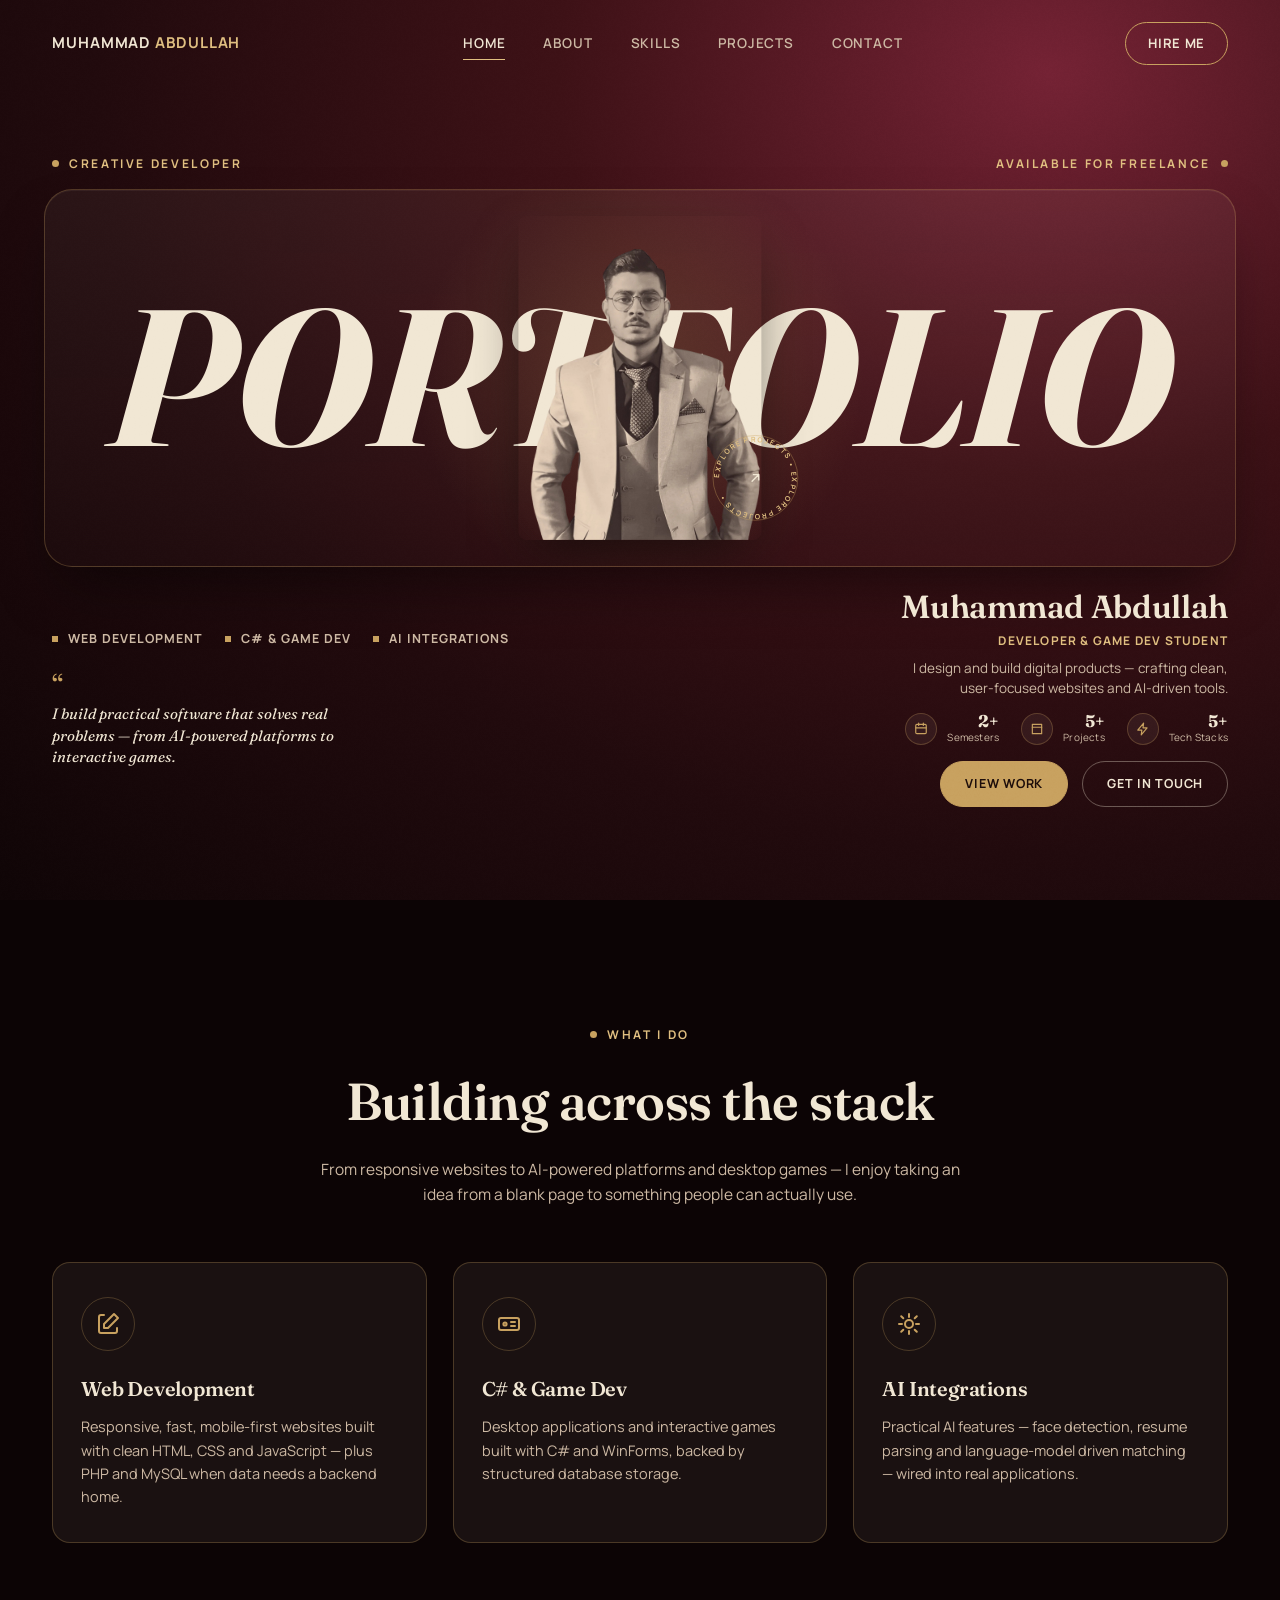
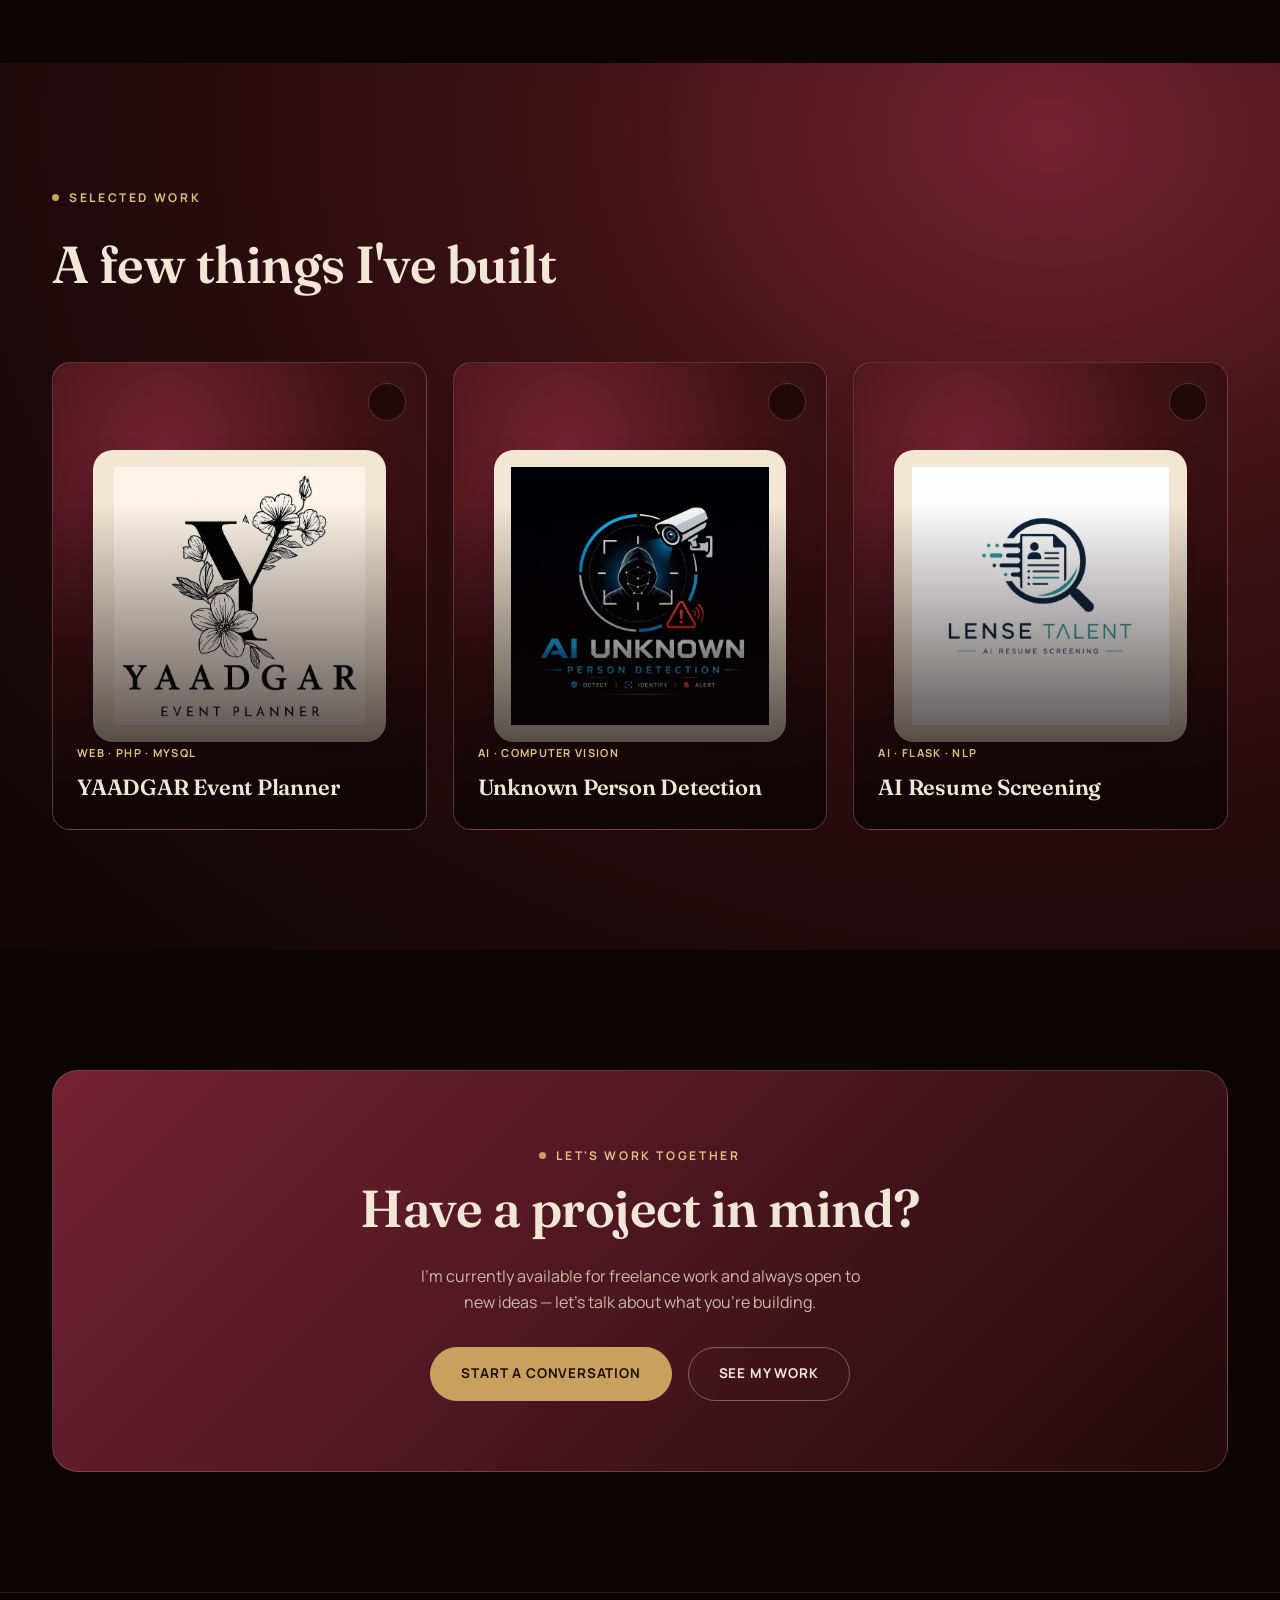
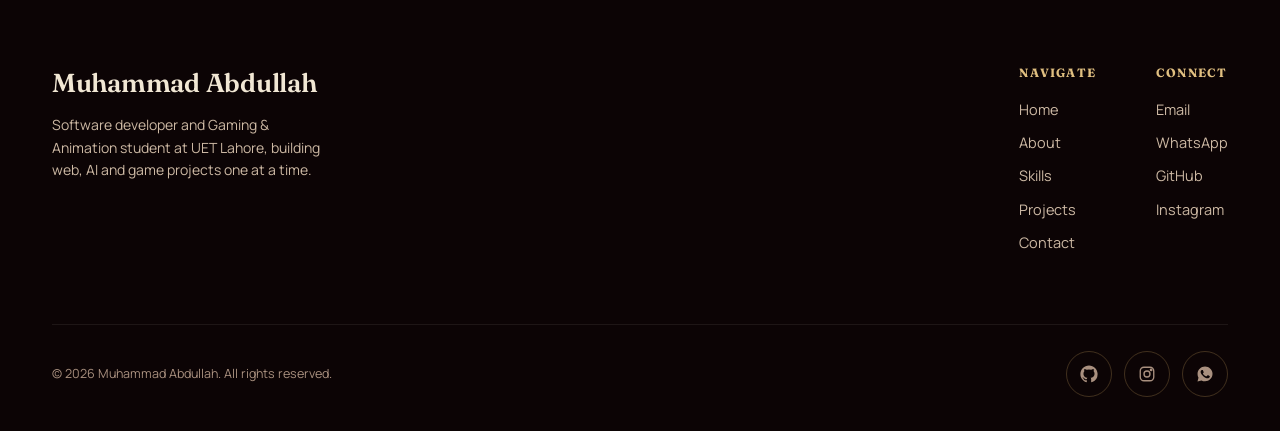
<file: index.html>
<!DOCTYPE html>
<html lang="en">

<head>
    <meta charset="UTF-8">
    <meta name="viewport" content="width=device-width, initial-scale=1.0">
    <title>Muhammad Abdullah — Software Developer</title>
    <meta name="description" content="Portfolio of Muhammad Abdullah, a software developer and Gaming and Animation student building web platforms, AI tools, and games.">
    <link rel="icon" type="image/svg+xml" href="assets/img/favicon.svg">
    <link rel="stylesheet" href="css/style.css">
</head>

<body>
    <div class="grain"></div>

    <nav class="site-nav">
        <div class="wrap nav-inner">
            <a href="index.html" class="logo-mark">
                <span class="logo-text">Muhammad <span>Abdullah</span></span>
            </a>
            <div class="nav-links">
                <a href="index.html">Home</a>
                <a href="about.html">About</a>
                <a href="skills.html">Skills</a>
                <a href="projects.html">Projects</a>
                <a href="contact.html">Contact</a>
            </div>
            <a href="contact.html" class="nav-cta">Hire Me</a>
            <button class="burger" aria-label="Open menu"><span></span><span></span><span></span></button>
        </div>
    </nav>

    <div class="mobile-menu">
        <a href="index.html">Home</a>
        <a href="about.html">About</a>
        <a href="skills.html">Skills</a>
        <a href="projects.html">Projects</a>
        <a href="contact.html">Contact</a>
    </div>

    <section class="hero bg-maroon">
      <div class="hero-scale-outer" id="heroScaleOuter">
        <div class="hero-scale" id="heroScale">
        <div class="wrap hero-top-row">
            <span class="eyebrow">Creative Developer</span>
            <span class="eyebrow dot-right">Available for Freelance</span>
        </div>

        <div class="hero-frame-outer">
            <div class="hero-frame reveal" id="heroFrame">
                <span class="skill-chip chip-1"><svg viewBox="0 0 24 24" fill="none" stroke="currentColor" stroke-width="2" stroke-linecap="round" stroke-linejoin="round"><path d="M9.5 2a5.5 5.5 0 0 0-3 10.1c.3.2.5.6.5 1v1.4a1.5 1.5 0 0 0 1.5 1.5h3a1.5 1.5 0 0 0 1.5-1.5v-1.4c0-.4.2-.8.5-1A5.5 5.5 0 0 0 9.5 2Z"></path><path d="M8 19h3M9.5 22v-3"></path></svg>Creative Thinking</span>
                <span class="skill-chip chip-2"><svg viewBox="0 0 24 24" fill="none" stroke="currentColor" stroke-width="2" stroke-linecap="round" stroke-linejoin="round"><path d="M8 6h13M8 12h13M8 18h13M3 6h.01M3 12h.01M3 18h.01"></path></svg>Problem Solving</span>
                <span class="skill-chip chip-3"><svg viewBox="0 0 24 24" fill="none" stroke="currentColor" stroke-width="2" stroke-linecap="round" stroke-linejoin="round"><path d="M12 20v-6M6 9V7a6 6 0 0 1 12 0v2M4 9h16M6 9v6a6 6 0 0 0 12 0V9M2 12h4M18 12h4M4 16l-2 2M20 16l2 2M4 6l-2-2M20 6l2-2"></path></svg>Debugging</span>
                <span class="skill-chip chip-4">Clean Code</span>
                <span class="skill-chip chip-5">AI Integrations</span>

                <div class="hero-title-wrap">
                    <h1 class="hero-giant" id="heroGiant">PORTFOLIO</h1>
                    <div class="hero-photo-center" id="tiltPhoto">
                        <div class="hero-photo-frame">
                            <img src="assets/img/profile/me-duotone.png" alt="Portrait of Muhammad Abdullah">
                        </div>
                        <div class="badge-ring">
                            <svg viewBox="0 0 112 112">
            <defs><path id="ringPathHome" d="M 56,56 m -46,0 a 46,46 0 1,1 92,0 a 46,46 0 1,1 -92,0"/></defs>
            <g class="badge-spin">
              <circle cx="56" cy="56" r="54" fill="none" stroke="rgba(200,161,95,0.45)" stroke-width="1"></circle>
              <text font-size="9" fill="#e0bf80" letter-spacing="2" font-family="Manrope, sans-serif" font-weight="700">
                <textPath href="#ringPathHome">EXPLORE PROJECTS &#8226; EXPLORE PROJECTS &#8226; </textPath>
              </text>
            </g>
          </svg>
                            <a href="projects.html" class="ring-center" aria-label="Explore projects">
                                <svg viewBox="0 0 24 24" fill="none" stroke="#f1e7d4" stroke-width="2" stroke-linecap="round" stroke-linejoin="round"><path d="M7 17L17 7M9 7h8v8"></path></svg>
                            </a>
                        </div>
                    </div>
                </div>
            </div>
        </div>

        <div class="wrap hero-body">
            <div class="hero-col-left reveal">
                <ul class="cat-list">
                    <li>Web Development</li>
                    <li>C# &amp; Game Dev</li>
                    <li>AI Integrations</li>
                </ul>
                <div class="quote-block">
                    <div class="quote-mark">&ldquo;</div>
                    <p>I build practical software that solves real problems — from AI-powered platforms to interactive games.</p>
                </div>
            </div>

            <div class="hero-col-right reveal reveal-delay-2">
                <h2 class="hero-name">Muhammad Abdullah</h2>
                <div class="hero-role">Developer &amp; Game Dev Student</div>
                <p class="hero-blurb">I design and build digital products — crafting clean, user-focused websites and AI-driven tools.</p>

                <div class="stat-row">
                    <div class="stat-item">
                        <div class="stat-icon"><svg viewBox="0 0 24 24" fill="none" stroke="currentColor" stroke-width="2" stroke-linecap="round" stroke-linejoin="round"><rect x="3" y="4" width="18" height="16" rx="2"></rect><path d="M8 2v4M16 2v4M3 10h18"></path></svg></div>
                        <div>
                            <div class="stat-num">2+</div>
                            <div class="stat-label">Semesters</div>
                        </div>
                    </div>
                    <div class="stat-item">
                        <div class="stat-icon"><svg viewBox="0 0 24 24" fill="none" stroke="currentColor" stroke-width="2" stroke-linecap="round" stroke-linejoin="round"><path d="M4 4h16v16H4z"></path><path d="M4 9h16"></path></svg></div>
                        <div>
                            <div class="stat-num">5+</div>
                            <div class="stat-label">Projects</div>
                        </div>
                    </div>
                    <div class="stat-item">
                        <div class="stat-icon"><svg viewBox="0 0 24 24" fill="none" stroke="currentColor" stroke-width="2" stroke-linecap="round" stroke-linejoin="round"><path d="M13 2L3 14h7l-1 8 10-12h-7l1-8z"></path></svg></div>
                        <div>
                            <div class="stat-num">5+</div>
                            <div class="stat-label">Tech Stacks</div>
                        </div>
                    </div>
                </div>

                <div class="hero-cta-row">
                    <a href="projects.html" class="btn btn-primary">View Work</a>
                    <a href="contact.html" class="btn btn-outline">Get in Touch</a>
                </div>
            </div>
        </div>

        </div>
      </div>
    </section>

    <section class="section-pad bg-void">
        <div class="wrap">
            <div class="section-head center reveal">
                <span class="eyebrow">What I Do</span>
                <h2>Building across the stack</h2>
                <p>From responsive websites to AI-powered platforms and desktop games — I enjoy taking an idea from a blank page to something people can actually use.</p>
            </div>
            <div class="icon-card-grid">
                <div class="icon-card reveal">
                    <div class="ic"><svg viewBox="0 0 24 24" fill="none" stroke="currentColor" stroke-width="2" stroke-linecap="round" stroke-linejoin="round"><path d="M8 3H5a2 2 0 0 0-2 2v14a2 2 0 0 0 2 2h14a2 2 0 0 0 2-2v-3"></path><path d="M18 2l4 4-10 10H8v-4z"></path></svg></div>
                    <h3>Web Development</h3>
                    <p>Responsive, fast, mobile-first websites built with clean HTML, CSS and JavaScript — plus PHP and MySQL when data needs a backend home.</p>
                </div>
                <div class="icon-card reveal reveal-delay-1">
                    <div class="ic"><svg viewBox="0 0 24 24" fill="none" stroke="currentColor" stroke-width="2" stroke-linecap="round" stroke-linejoin="round"><rect x="2" y="6" width="20" height="12" rx="2"></rect><circle cx="8" cy="12" r="1.6"></circle><path d="M14 10h4M14 14h4"></path></svg></div>
                    <h3>C# &amp; Game Dev</h3>
                    <p>Desktop applications and interactive games built with C# and WinForms, backed by structured database storage.</p>
                </div>
                <div class="icon-card reveal reveal-delay-2">
                    <div class="ic"><svg viewBox="0 0 24 24" fill="none" stroke="currentColor" stroke-width="2" stroke-linecap="round" stroke-linejoin="round"><circle cx="12" cy="12" r="4"></circle><path d="M12 2v3M12 19v3M4.2 4.2l2.1 2.1M17.7 17.7l2.1 2.1M2 12h3M19 12h3M4.2 19.8l2.1-2.1M17.7 6.3l2.1-2.1"></path></svg></div>
                    <h3>AI Integrations</h3>
                    <p>Practical AI features — face detection, resume parsing and language-model driven matching — wired into real applications.</p>
                </div>
            </div>
        </div>
    </section>

    <section class="section-pad bg-maroon">
        <div class="wrap">
            <div class="section-head reveal">
                <span class="eyebrow">Selected Work</span>
                <h2>A few things I've built</h2>
            </div>
            <div class="preview-grid">
                <a href="projects.html#yaadgar" class="preview-card logo-card reveal">
                    <div class="logo-tile"><img src="assets/img/logos/yaadgar.webp" alt="YAADGAR Event Planner logo"></div>
                    <div class="pc-arrow"><svg viewBox="0 0 24 24" fill="none" stroke="#1c0d0a" stroke-width="2" stroke-linecap="round" stroke-linejoin="round"><path d="M7 17L17 7M9 7h8v8"></path></svg></div>
                    <div class="pc-overlay"><span class="pc-tag">Web &middot; PHP &middot; MySQL</span>
                        <h3>YAADGAR Event Planner</h3>
                    </div>
                </a>
                <a href="projects.html#sentinel" class="preview-card logo-card reveal reveal-delay-1">
                    <div class="logo-tile"><img src="assets/img/logos/sentinel.webp" alt="AI Unknown Person Detection System logo"></div>
                    <div class="pc-arrow"><svg viewBox="0 0 24 24" fill="none" stroke="#1c0d0a" stroke-width="2" stroke-linecap="round" stroke-linejoin="round"><path d="M7 17L17 7M9 7h8v8"></path></svg></div>
                    <div class="pc-overlay"><span class="pc-tag">AI &middot; Computer Vision</span>
                        <h3>Unknown Person Detection</h3>
                    </div>
                </a>
                <a href="projects.html#resume" class="preview-card logo-card reveal reveal-delay-2">
                    <div class="logo-tile"><img src="assets/img/logos/resume.webp" alt="Lense Talent AI Resume Screening logo"></div>
                    <div class="pc-arrow"><svg viewBox="0 0 24 24" fill="none" stroke="#1c0d0a" stroke-width="2" stroke-linecap="round" stroke-linejoin="round"><path d="M7 17L17 7M9 7h8v8"></path></svg></div>
                    <div class="pc-overlay"><span class="pc-tag">AI &middot; Flask &middot; NLP</span>
                        <h3>AI Resume Screening</h3>
                    </div>
                </a>
            </div>
        </div>
    </section>

    <section class="section-pad bg-void">
        <div class="wrap">
            <div class="cta-band reveal">
                <span class="eyebrow" style="justify-content:center;">Let's Work Together</span>
                <h2>Have a project in mind?</h2>
                <p>I'm currently available for freelance work and always open to new ideas — let's talk about what you're building.</p>
                <div class="btn-row">
                    <a href="contact.html" class="btn btn-primary">Start a Conversation</a>
                    <a href="projects.html" class="btn btn-outline">See My Work</a>
                </div>
            </div>
        </div>
    </section>

    <footer class="site-footer bg-void">
        <div class="wrap">
            <div class="footer-top">
                <div class="footer-brand">
                    <h3>Muhammad Abdullah</h3>
                    <p>Software developer and Gaming & Animation student at UET Lahore, building web, AI and game projects one at a time.</p>
                </div>
                <div class="footer-links">
                    <div class="footer-col">
                        <h4>Navigate</h4>
                        <a href="index.html">Home</a>
                        <a href="about.html">About</a>
                        <a href="skills.html">Skills</a>
                        <a href="projects.html">Projects</a>
                        <a href="contact.html">Contact</a>
                    </div>
                    <div class="footer-col">
                        <h4>Connect</h4>
                        <a href="mailto:abdullah.sheikh6471468@gmail.com">Email</a>
                        <a href="https://wa.me/923330480775" target="_blank" rel="noopener">WhatsApp</a>
                        <a href="https://github.com/abdullahsheikh6471468-byte" target="_blank" rel="noopener">GitHub</a>
                        <a href="https://www.instagram.com/abdullah._.sheikh11/" target="_blank" rel="noopener">Instagram</a>
                    </div>
                </div>
            </div>
            <div class="footer-bottom">
                <span>&copy; 2026 Muhammad Abdullah. All rights reserved.</span>
                <div class="footer-socials">
                    <a class="soc-btn" href="https://github.com/abdullahsheikh6471468-byte" target="_blank" rel="noopener" aria-label="GitHub"><svg viewBox="0 0 24 24" fill="currentColor"><path d="M12 .5C5.73.5.5 5.73.5 12c0 5.08 3.29 9.39 7.86 10.91.57.1.78-.25.78-.55 0-.27-.01-1.17-.02-2.12-3.2.7-3.88-1.36-3.88-1.36-.52-1.33-1.28-1.68-1.28-1.68-1.04-.71.08-.7.08-.7 1.15.08 1.76 1.18 1.76 1.18 1.03 1.75 2.7 1.25 3.36.95.1-.75.4-1.25.72-1.54-2.56-.29-5.25-1.28-5.25-5.7 0-1.26.45-2.29 1.18-3.1-.12-.29-.51-1.46.11-3.05 0 0 .97-.31 3.18 1.18a11 11 0 0 1 5.79 0c2.2-1.49 3.17-1.18 3.17-1.18.63 1.59.24 2.76.12 3.05.74.81 1.18 1.84 1.18 3.1 0 4.43-2.7 5.41-5.27 5.69.41.36.78 1.07.78 2.16 0 1.56-.01 2.82-.01 3.2 0 .3.2.66.79.55A11.5 11.5 0 0 0 23.5 12C23.5 5.73 18.27.5 12 .5z"></path></svg></a>
                    <a class="soc-btn" href="https://www.instagram.com/abdullah._.sheikh11/" target="_blank" rel="noopener" aria-label="Instagram"><svg viewBox="0 0 24 24" fill="none" stroke="currentColor" stroke-width="1.8"><rect x="3" y="3" width="18" height="18" rx="5"></rect><circle cx="12" cy="12" r="4"></circle><circle cx="17.5" cy="6.5" r="1"></circle></svg></a>
                    <a class="soc-btn" href="https://wa.me/923330480775" target="_blank" rel="noopener" aria-label="WhatsApp"><svg viewBox="0 0 24 24" fill="currentColor"><path d="M12.04 2c-5.5 0-10 4.5-10 10 0 1.77.46 3.43 1.26 4.87L2 22l5.3-1.4a10 10 0 0 0 4.74 1.2h.01c5.5 0 10-4.5 10-10s-4.5-9.8-10.01-9.8zm5.86 14.2c-.25.7-1.45 1.35-2 1.44-.5.08-1.14.1-1.84-.12-.42-.13-.97-.32-1.67-.62-2.94-1.27-4.86-4.24-5-4.44-.15-.2-1.2-1.6-1.2-3.04 0-1.45.76-2.16 1.03-2.45.27-.3.6-.37.8-.37h.58c.18 0 .43-.07.67.51.25.6.85 2.08.92 2.23.08.15.13.33.02.53-.1.2-.16.33-.3.5-.16.2-.32.44-.46.6-.15.15-.3.32-.13.62.17.3.78 1.28 1.67 2.07 1.15 1.02 2.13 1.34 2.44 1.49.3.15.48.13.66-.07.2-.2.8-.9 1.02-1.22.2-.3.42-.25.7-.15.28.1 1.76.83 2.06.98.3.15.5.22.57.35.08.13.08.75-.17 1.45z"></path></svg></a>
                </div>
            </div>
        </div>
    </footer>

    <script src="js/main.js"></script>
</body>

</html>
</file>
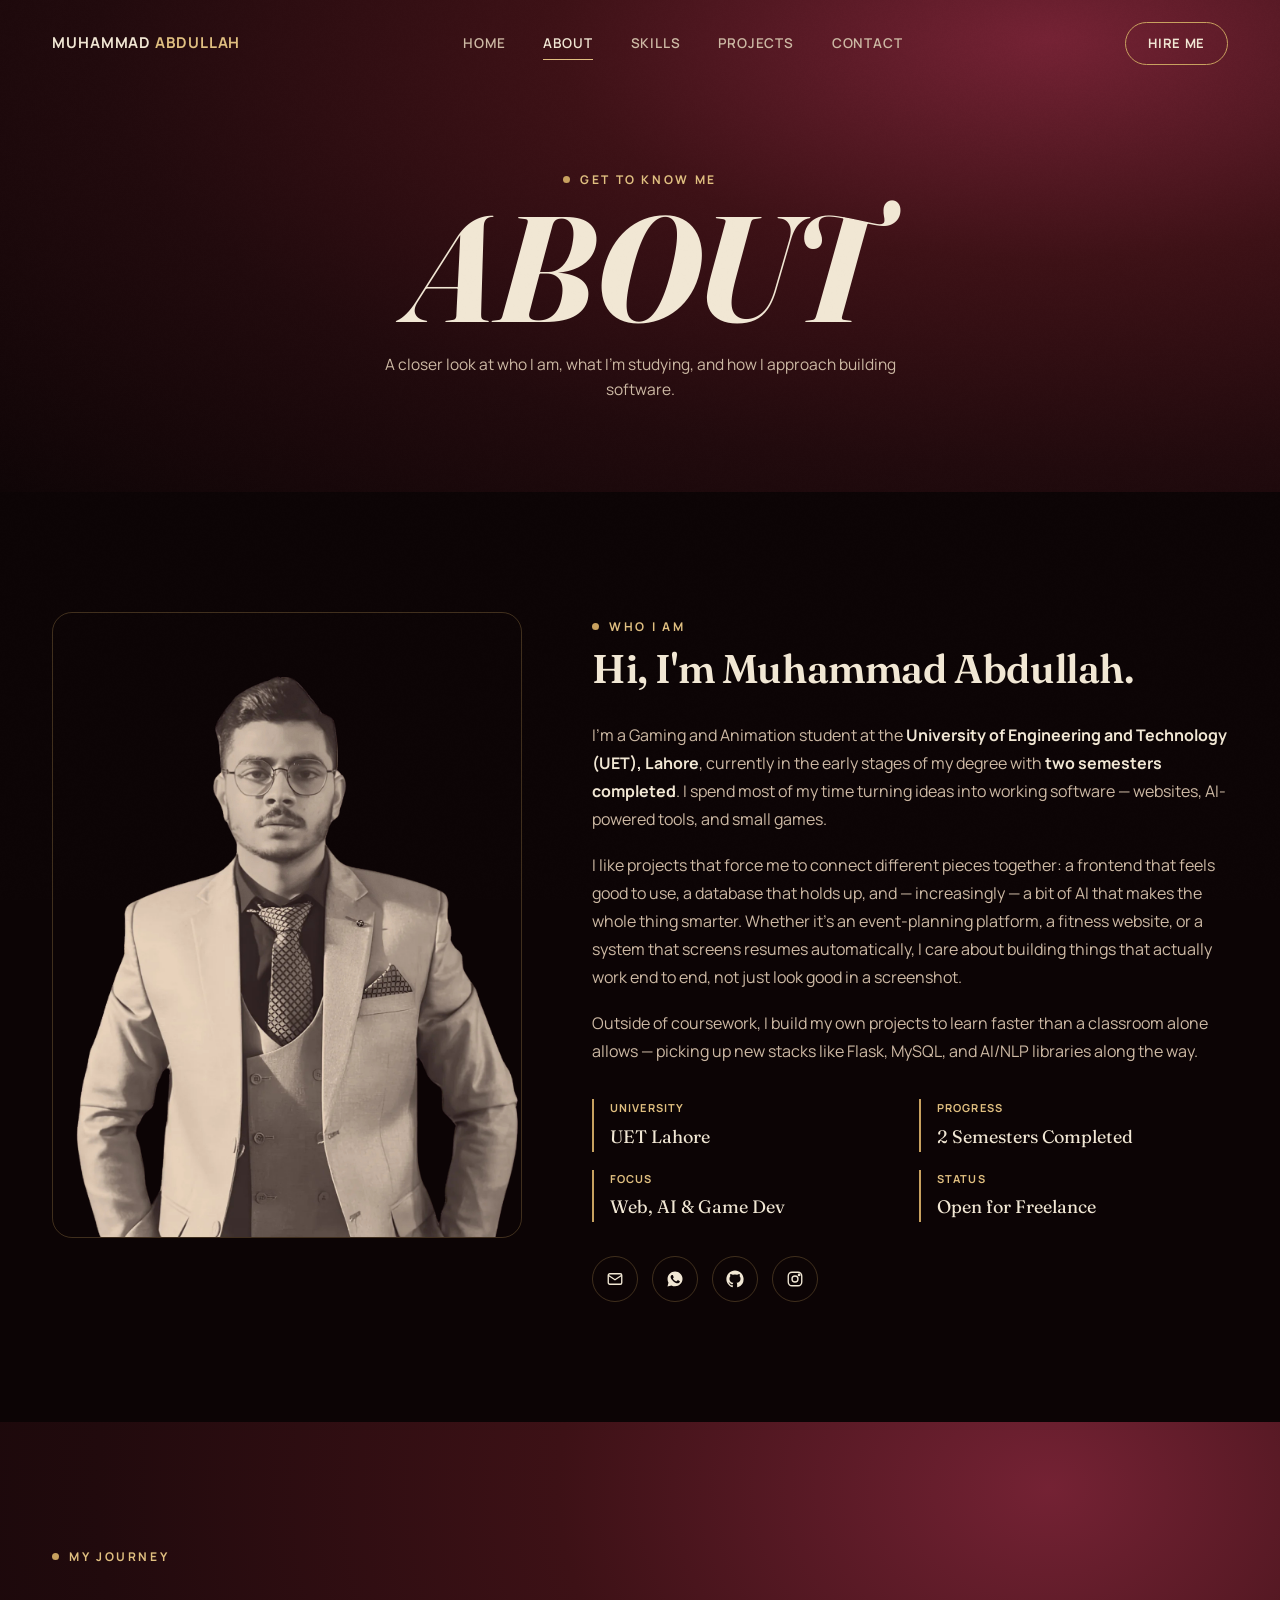
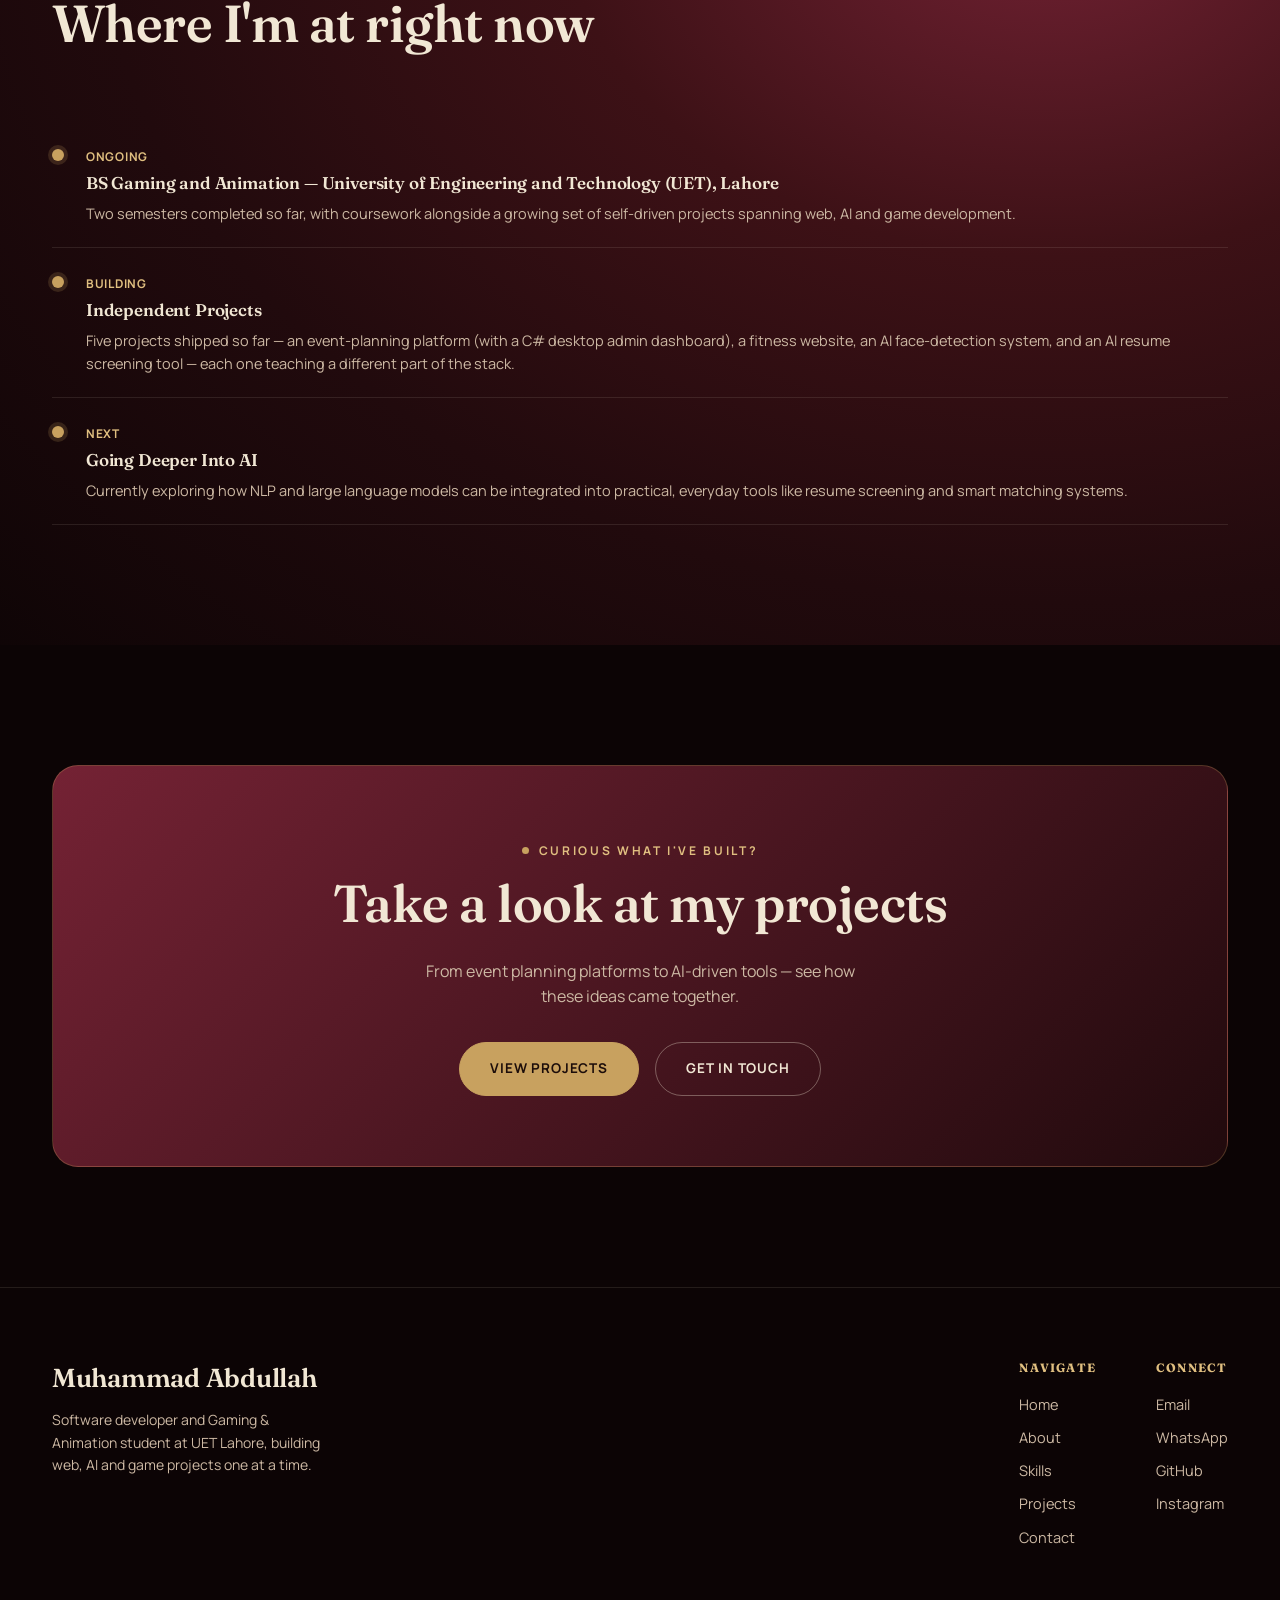
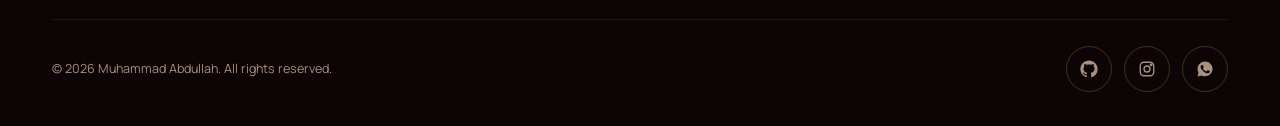
<file: about.html>
<!DOCTYPE html>
<html lang="en">
<head>
<meta charset="UTF-8">
<meta name="viewport" content="width=device-width, initial-scale=1.0">
<title>About — Muhammad Abdullah</title>
<meta name="description" content="Muhammad Abdullah is a Gaming and Animation student at UET Lahore building web platforms, AI tools and games.">
<link rel="icon" type="image/svg+xml" href="assets/img/favicon.svg">
<link rel="stylesheet" href="css/style.css">
</head>
<body>
<div class="grain"></div>

<nav class="site-nav">
  <div class="wrap nav-inner">
    <a href="index.html" class="logo-mark">
      <span class="logo-text">Muhammad <span>Abdullah</span></span>
    </a>
    <div class="nav-links">
      <a href="index.html">Home</a>
      <a href="about.html">About</a>
      <a href="skills.html">Skills</a>
      <a href="projects.html">Projects</a>
      <a href="contact.html">Contact</a>
    </div>
    <a href="contact.html" class="nav-cta">Hire Me</a>
    <button class="burger" aria-label="Open menu"><span></span><span></span><span></span></button>
  </div>
</nav>

<div class="mobile-menu">
  <a href="index.html">Home</a>
  <a href="about.html">About</a>
  <a href="skills.html">Skills</a>
  <a href="projects.html">Projects</a>
  <a href="contact.html">Contact</a>
</div>

<section class="page-hero bg-maroon">
  <div class="wrap">
    <span class="eyebrow" style="justify-content:center;">Get To Know Me</span>
    <h1 class="hero-giant">ABOUT</h1>
    <p class="page-hero-sub">A closer look at who I am, what I'm studying, and how I approach building software.</p>
  </div>
</section>

<section class="section-pad bg-void">
  <div class="wrap about-grid">
    <div class="about-photo reveal">
      <img src="assets/img/profile/me-duotone.png" alt="Muhammad Abdullah">
    </div>
    <div class="about-text reveal reveal-delay-1">
      <span class="eyebrow">Who I Am</span>
      <h2>Hi, I'm Muhammad Abdullah.</h2>
      <p>I'm a Gaming and Animation student at the <strong>University of Engineering and Technology (UET), Lahore</strong>, currently in the early stages of my degree with <strong>two semesters completed</strong>. I spend most of my time turning ideas into working software — websites, AI-powered tools, and small games.</p>
      <p>I like projects that force me to connect different pieces together: a frontend that feels good to use, a database that holds up, and — increasingly — a bit of AI that makes the whole thing smarter. Whether it's an event-planning platform, a fitness website, or a system that screens resumes automatically, I care about building things that actually work end to end, not just look good in a screenshot.</p>
      <p>Outside of coursework, I build my own projects to learn faster than a classroom alone allows — picking up new stacks like Flask, MySQL, and AI/NLP libraries along the way.</p>

      <div class="fact-grid">
        <div class="fact-item">
          <div class="fl">University</div>
          <div class="fv">UET Lahore</div>
        </div>
        <div class="fact-item">
          <div class="fl">Progress</div>
          <div class="fv">2 Semesters Completed</div>
        </div>
        <div class="fact-item">
          <div class="fl">Focus</div>
          <div class="fv">Web, AI &amp; Game Dev</div>
        </div>
        <div class="fact-item">
          <div class="fl">Status</div>
          <div class="fv">Open for Freelance</div>
        </div>
      </div>

      <div class="about-socials">
        <a class="soc-btn" href="mailto:abdullah.sheikh6471468@gmail.com" aria-label="Email"><svg viewBox="0 0 24 24" fill="none" stroke="currentColor" stroke-width="1.8"><rect x="3" y="5" width="18" height="14" rx="2"></rect><path d="M3 7l9 6 9-6"></path></svg></a>
        <a class="soc-btn" href="https://wa.me/923330480775" target="_blank" rel="noopener" aria-label="WhatsApp"><svg viewBox="0 0 24 24" fill="currentColor"><path d="M12.04 2c-5.5 0-10 4.5-10 10 0 1.77.46 3.43 1.26 4.87L2 22l5.3-1.4a10 10 0 0 0 4.74 1.2h.01c5.5 0 10-4.5 10-10s-4.5-9.8-10.01-9.8zm5.86 14.2c-.25.7-1.45 1.35-2 1.44-.5.08-1.14.1-1.84-.12-.42-.13-.97-.32-1.67-.62-2.94-1.27-4.86-4.24-5-4.44-.15-.2-1.2-1.6-1.2-3.04 0-1.45.76-2.16 1.03-2.45.27-.3.6-.37.8-.37h.58c.18 0 .43-.07.67.51.25.6.85 2.08.92 2.23.08.15.13.33.02.53-.1.2-.16.33-.3.5-.16.2-.32.44-.46.6-.15.15-.3.32-.13.62.17.3.78 1.28 1.67 2.07 1.15 1.02 2.13 1.34 2.44 1.49.3.15.48.13.66-.07.2-.2.8-.9 1.02-1.22.2-.3.42-.25.7-.15.28.1 1.76.83 2.06.98.3.15.5.22.57.35.08.13.08.75-.17 1.45z"></path></svg></a>
        <a class="soc-btn" href="https://github.com/abdullahsheikh6471468-byte" target="_blank" rel="noopener" aria-label="GitHub"><svg viewBox="0 0 24 24" fill="currentColor"><path d="M12 .5C5.73.5.5 5.73.5 12c0 5.08 3.29 9.39 7.86 10.91.57.1.78-.25.78-.55 0-.27-.01-1.17-.02-2.12-3.2.7-3.88-1.36-3.88-1.36-.52-1.33-1.28-1.68-1.28-1.68-1.04-.71.08-.7.08-.7 1.15.08 1.76 1.18 1.76 1.18 1.03 1.75 2.7 1.25 3.36.95.1-.75.4-1.25.72-1.54-2.56-.29-5.25-1.28-5.25-5.7 0-1.26.45-2.29 1.18-3.1-.12-.29-.51-1.46.11-3.05 0 0 .97-.31 3.18 1.18a11 11 0 0 1 5.79 0c2.2-1.49 3.17-1.18 3.17-1.18.63 1.59.24 2.76.12 3.05.74.81 1.18 1.84 1.18 3.1 0 4.43-2.7 5.41-5.27 5.69.41.36.78 1.07.78 2.16 0 1.56-.01 2.82-.01 3.2 0 .3.2.66.79.55A11.5 11.5 0 0 0 23.5 12C23.5 5.73 18.27.5 12 .5z"></path></svg></a>
        <a class="soc-btn" href="https://www.instagram.com/abdullah._.sheikh11/" target="_blank" rel="noopener" aria-label="Instagram"><svg viewBox="0 0 24 24" fill="none" stroke="currentColor" stroke-width="1.8"><rect x="3" y="3" width="18" height="18" rx="5"></rect><circle cx="12" cy="12" r="4"></circle><circle cx="17.5" cy="6.5" r="1"></circle></svg></a>
      </div>
    </div>
  </div>
</section>

<section class="section-pad bg-maroon">
  <div class="wrap">
    <div class="section-head reveal">
      <span class="eyebrow">My Journey</span>
      <h2>Where I'm at right now</h2>
    </div>
    <div class="timeline">
      <div class="tl-item reveal">
        <div class="tl-dot"></div>
        <div>
          <span>Ongoing</span>
          <h4>BS Gaming and Animation — University of Engineering and Technology (UET), Lahore</h4>
          <p>Two semesters completed so far, with coursework alongside a growing set of self-driven projects spanning web, AI and game development.</p>
        </div>
      </div>
      <div class="tl-item reveal reveal-delay-1">
        <div class="tl-dot"></div>
        <div>
          <span>Building</span>
          <h4>Independent Projects</h4>
          <p>Five projects shipped so far — an event-planning platform (with a C# desktop admin dashboard), a fitness website, an AI face-detection system, and an AI resume screening tool — each one teaching a different part of the stack.</p>
        </div>
      </div>
      <div class="tl-item reveal reveal-delay-2">
        <div class="tl-dot"></div>
        <div>
          <span>Next</span>
          <h4>Going Deeper Into AI</h4>
          <p>Currently exploring how NLP and large language models can be integrated into practical, everyday tools like resume screening and smart matching systems.</p>
        </div>
      </div>
    </div>
  </div>
</section>

<section class="section-pad bg-void">
  <div class="wrap">
    <div class="cta-band reveal">
      <span class="eyebrow" style="justify-content:center;">Curious What I've Built?</span>
      <h2>Take a look at my projects</h2>
      <p>From event planning platforms to AI-driven tools — see how these ideas came together.</p>
      <div class="btn-row">
        <a href="projects.html" class="btn btn-primary">View Projects</a>
        <a href="contact.html" class="btn btn-outline">Get in Touch</a>
      </div>
    </div>
  </div>
</section>

<footer class="site-footer bg-void">
  <div class="wrap">
    <div class="footer-top">
      <div class="footer-brand">
        <h3>Muhammad Abdullah</h3>
        <p>Software developer and Gaming & Animation student at UET Lahore, building web, AI and game projects one at a time.</p>
      </div>
      <div class="footer-links">
        <div class="footer-col">
          <h4>Navigate</h4>
          <a href="index.html">Home</a>
          <a href="about.html">About</a>
          <a href="skills.html">Skills</a>
          <a href="projects.html">Projects</a>
          <a href="contact.html">Contact</a>
        </div>
        <div class="footer-col">
          <h4>Connect</h4>
          <a href="mailto:abdullah.sheikh6471468@gmail.com">Email</a>
          <a href="https://wa.me/923330480775" target="_blank" rel="noopener">WhatsApp</a>
          <a href="https://github.com/abdullahsheikh6471468-byte" target="_blank" rel="noopener">GitHub</a>
          <a href="https://www.instagram.com/abdullah._.sheikh11/" target="_blank" rel="noopener">Instagram</a>
        </div>
      </div>
    </div>
    <div class="footer-bottom">
      <span>&copy; 2026 Muhammad Abdullah. All rights reserved.</span>
      <div class="footer-socials">
        <a class="soc-btn" href="https://github.com/abdullahsheikh6471468-byte" target="_blank" rel="noopener" aria-label="GitHub"><svg viewBox="0 0 24 24" fill="currentColor"><path d="M12 .5C5.73.5.5 5.73.5 12c0 5.08 3.29 9.39 7.86 10.91.57.1.78-.25.78-.55 0-.27-.01-1.17-.02-2.12-3.2.7-3.88-1.36-3.88-1.36-.52-1.33-1.28-1.68-1.28-1.68-1.04-.71.08-.7.08-.7 1.15.08 1.76 1.18 1.76 1.18 1.03 1.75 2.7 1.25 3.36.95.1-.75.4-1.25.72-1.54-2.56-.29-5.25-1.28-5.25-5.7 0-1.26.45-2.29 1.18-3.1-.12-.29-.51-1.46.11-3.05 0 0 .97-.31 3.18 1.18a11 11 0 0 1 5.79 0c2.2-1.49 3.17-1.18 3.17-1.18.63 1.59.24 2.76.12 3.05.74.81 1.18 1.84 1.18 3.1 0 4.43-2.7 5.41-5.27 5.69.41.36.78 1.07.78 2.16 0 1.56-.01 2.82-.01 3.2 0 .3.2.66.79.55A11.5 11.5 0 0 0 23.5 12C23.5 5.73 18.27.5 12 .5z"></path></svg></a>
        <a class="soc-btn" href="https://www.instagram.com/abdullah._.sheikh11/" target="_blank" rel="noopener" aria-label="Instagram"><svg viewBox="0 0 24 24" fill="none" stroke="currentColor" stroke-width="1.8"><rect x="3" y="3" width="18" height="18" rx="5"></rect><circle cx="12" cy="12" r="4"></circle><circle cx="17.5" cy="6.5" r="1"></circle></svg></a>
        <a class="soc-btn" href="https://wa.me/923330480775" target="_blank" rel="noopener" aria-label="WhatsApp"><svg viewBox="0 0 24 24" fill="currentColor"><path d="M12.04 2c-5.5 0-10 4.5-10 10 0 1.77.46 3.43 1.26 4.87L2 22l5.3-1.4a10 10 0 0 0 4.74 1.2h.01c5.5 0 10-4.5 10-10s-4.5-9.8-10.01-9.8zm5.86 14.2c-.25.7-1.45 1.35-2 1.44-.5.08-1.14.1-1.84-.12-.42-.13-.97-.32-1.67-.62-2.94-1.27-4.86-4.24-5-4.44-.15-.2-1.2-1.6-1.2-3.04 0-1.45.76-2.16 1.03-2.45.27-.3.6-.37.8-.37h.58c.18 0 .43-.07.67.51.25.6.85 2.08.92 2.23.08.15.13.33.02.53-.1.2-.16.33-.3.5-.16.2-.32.44-.46.6-.15.15-.3.32-.13.62.17.3.78 1.28 1.67 2.07 1.15 1.02 2.13 1.34 2.44 1.49.3.15.48.13.66-.07.2-.2.8-.9 1.02-1.22.2-.3.42-.25.7-.15.28.1 1.76.83 2.06.98.3.15.5.22.57.35.08.13.08.75-.17 1.45z"></path></svg></a>
      </div>
    </div>
  </div>
</footer>

<script src="js/main.js"></script>
</body>
</html>
</file>
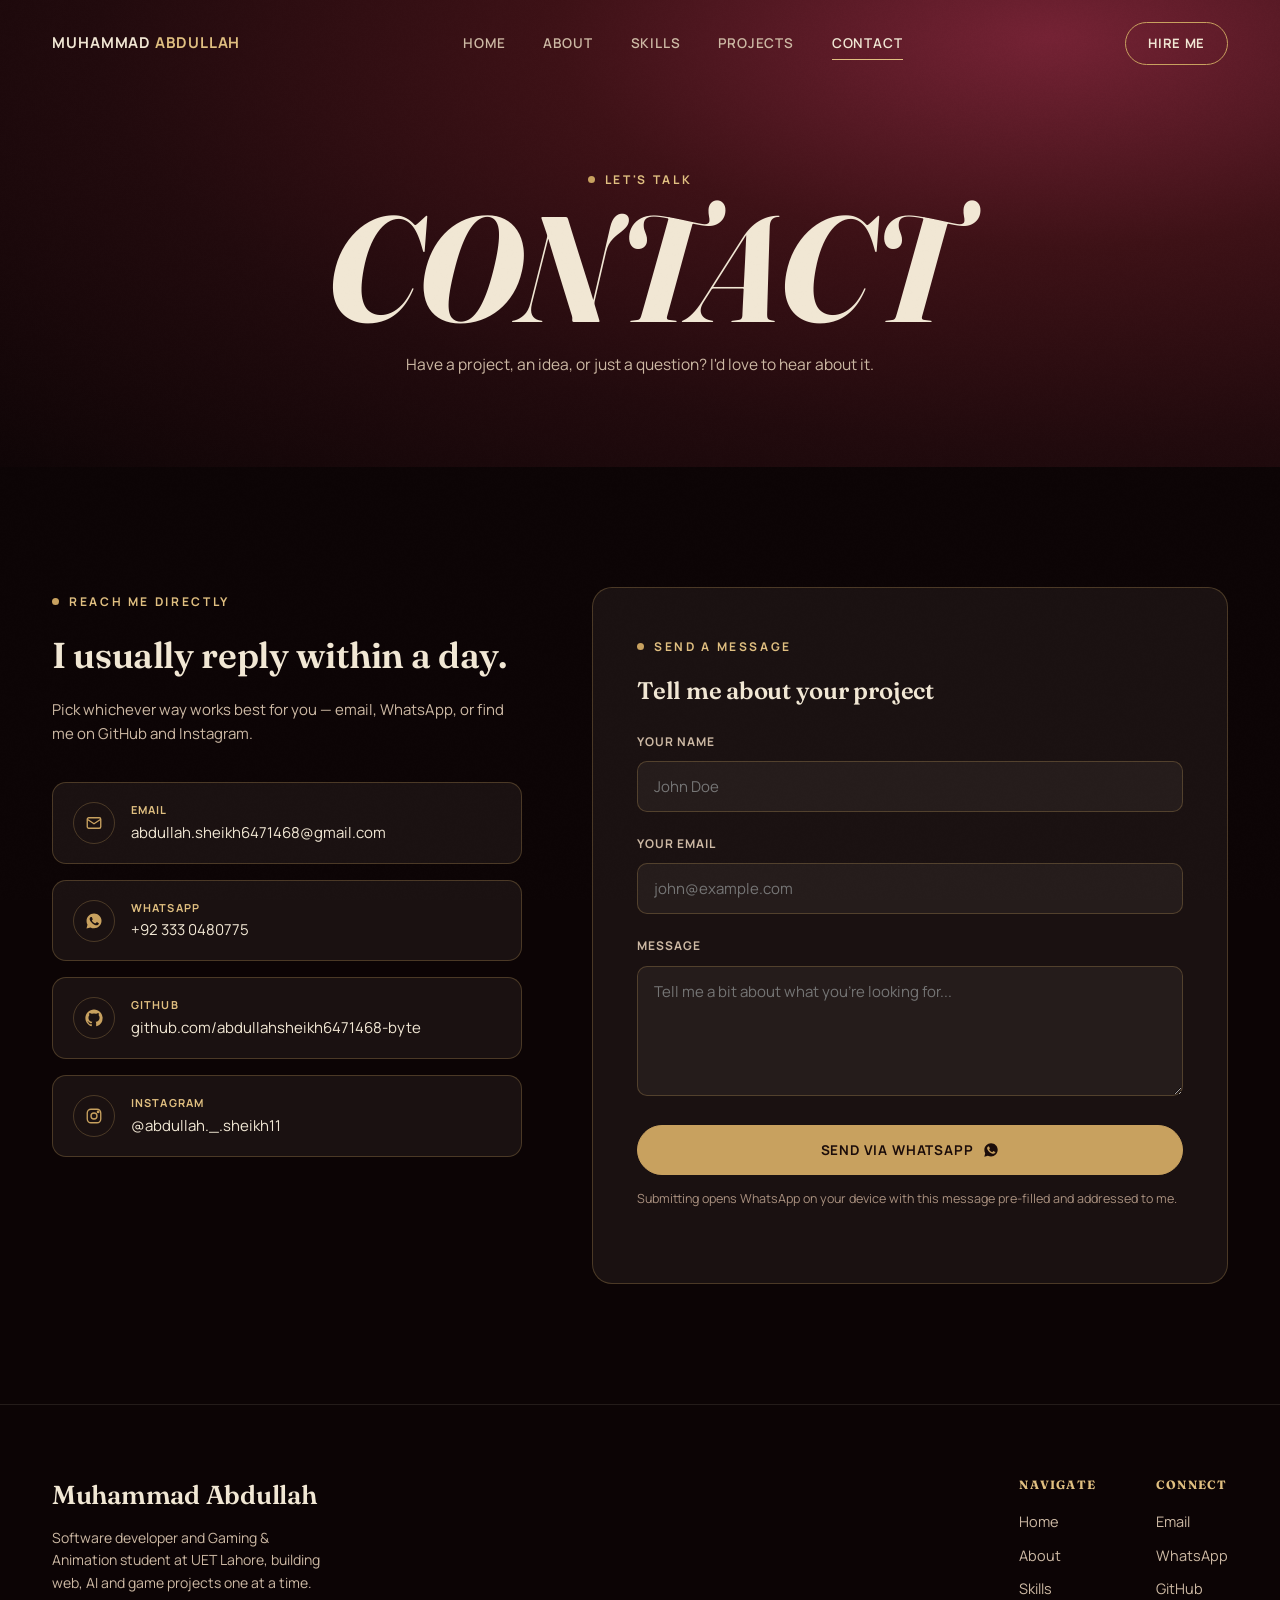
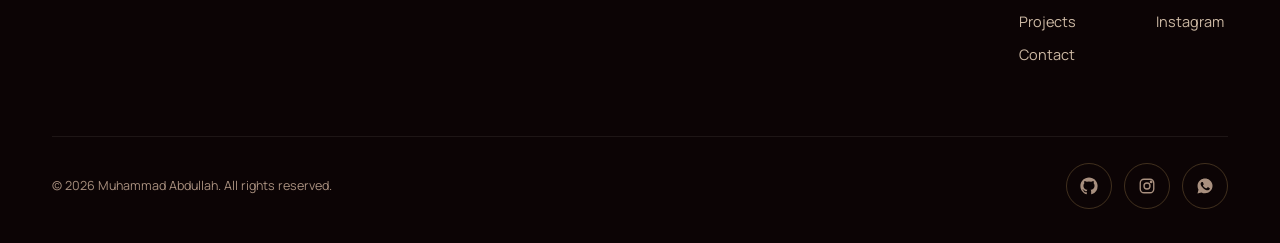
<file: contact.html>
<!DOCTYPE html>
<html lang="en">
<head>
<meta charset="UTF-8">
<meta name="viewport" content="width=device-width, initial-scale=1.0">
<title>Contact — Muhammad Abdullah</title>
<meta name="description" content="Get in touch with Muhammad Abdullah for freelance work and collaborations.">
<link rel="icon" type="image/svg+xml" href="assets/img/favicon.svg">
<link rel="stylesheet" href="css/style.css">
</head>
<body>
<div class="grain"></div>

<nav class="site-nav">
  <div class="wrap nav-inner">
    <a href="index.html" class="logo-mark">
      <span class="logo-text">Muhammad <span>Abdullah</span></span>
    </a>
    <div class="nav-links">
      <a href="index.html">Home</a>
      <a href="about.html">About</a>
      <a href="skills.html">Skills</a>
      <a href="projects.html">Projects</a>
      <a href="contact.html">Contact</a>
    </div>
    <a href="contact.html" class="nav-cta">Hire Me</a>
    <button class="burger" aria-label="Open menu"><span></span><span></span><span></span></button>
  </div>
</nav>

<div class="mobile-menu">
  <a href="index.html">Home</a>
  <a href="about.html">About</a>
  <a href="skills.html">Skills</a>
  <a href="projects.html">Projects</a>
  <a href="contact.html">Contact</a>
</div>

<section class="page-hero bg-maroon">
  <div class="wrap">
    <span class="eyebrow" style="justify-content:center;">Let's Talk</span>
    <h1 class="hero-giant">CONTACT</h1>
    <p class="page-hero-sub">Have a project, an idea, or just a question? I'd love to hear about it.</p>
  </div>
</section>

<section class="section-pad bg-void">
  <div class="wrap contact-grid">

    <div class="reveal">
      <span class="eyebrow">Reach Me Directly</span>
      <h2 style="font-size:clamp(26px,3.2vw,36px);margin-top:14px;">I usually reply within a day.</h2>
      <p style="color:var(--cream-dim);margin-top:14px;font-size:15px;">Pick whichever way works best for you — email, WhatsApp, or find me on GitHub and Instagram.</p>

      <div class="contact-info-list">
        <a class="contact-info-item" href="mailto:abdullah.sheikh6471468@gmail.com">
          <div class="ic"><svg viewBox="0 0 24 24" fill="none" stroke="currentColor" stroke-width="1.8"><rect x="3" y="5" width="18" height="14" rx="2"></rect><path d="M3 7l9 6 9-6"></path></svg></div>
          <div><div class="ci-label">Email</div><div class="ci-value">abdullah.sheikh6471468@gmail.com</div></div>
        </a>
        <a class="contact-info-item" href="https://wa.me/923330480775" target="_blank" rel="noopener">
          <div class="ic"><svg viewBox="0 0 24 24" fill="currentColor"><path d="M12.04 2c-5.5 0-10 4.5-10 10 0 1.77.46 3.43 1.26 4.87L2 22l5.3-1.4a10 10 0 0 0 4.74 1.2h.01c5.5 0 10-4.5 10-10s-4.5-9.8-10.01-9.8zm5.86 14.2c-.25.7-1.45 1.35-2 1.44-.5.08-1.14.1-1.84-.12-.42-.13-.97-.32-1.67-.62-2.94-1.27-4.86-4.24-5-4.44-.15-.2-1.2-1.6-1.2-3.04 0-1.45.76-2.16 1.03-2.45.27-.3.6-.37.8-.37h.58c.18 0 .43-.07.67.51.25.6.85 2.08.92 2.23.08.15.13.33.02.53-.1.2-.16.33-.3.5-.16.2-.32.44-.46.6-.15.15-.3.32-.13.62.17.3.78 1.28 1.67 2.07 1.15 1.02 2.13 1.34 2.44 1.49.3.15.48.13.66-.07.2-.2.8-.9 1.02-1.22.2-.3.42-.25.7-.15.28.1 1.76.83 2.06.98.3.15.5.22.57.35.08.13.08.75-.17 1.45z"></path></svg></div>
          <div><div class="ci-label">WhatsApp</div><div class="ci-value">+92 333 0480775</div></div>
        </a>
        <a class="contact-info-item" href="https://github.com/abdullahsheikh6471468-byte" target="_blank" rel="noopener">
          <div class="ic"><svg viewBox="0 0 24 24" fill="currentColor"><path d="M12 .5C5.73.5.5 5.73.5 12c0 5.08 3.29 9.39 7.86 10.91.57.1.78-.25.78-.55 0-.27-.01-1.17-.02-2.12-3.2.7-3.88-1.36-3.88-1.36-.52-1.33-1.28-1.68-1.28-1.68-1.04-.71.08-.7.08-.7 1.15.08 1.76 1.18 1.76 1.18 1.03 1.75 2.7 1.25 3.36.95.1-.75.4-1.25.72-1.54-2.56-.29-5.25-1.28-5.25-5.7 0-1.26.45-2.29 1.18-3.1-.12-.29-.51-1.46.11-3.05 0 0 .97-.31 3.18 1.18a11 11 0 0 1 5.79 0c2.2-1.49 3.17-1.18 3.17-1.18.63 1.59.24 2.76.12 3.05.74.81 1.18 1.84 1.18 3.1 0 4.43-2.7 5.41-5.27 5.69.41.36.78 1.07.78 2.16 0 1.56-.01 2.82-.01 3.2 0 .3.2.66.79.55A11.5 11.5 0 0 0 23.5 12C23.5 5.73 18.27.5 12 .5z"></path></svg></div>
          <div><div class="ci-label">GitHub</div><div class="ci-value">github.com/abdullahsheikh6471468-byte</div></div>
        </a>
        <a class="contact-info-item" href="https://www.instagram.com/abdullah._.sheikh11/" target="_blank" rel="noopener">
          <div class="ic"><svg viewBox="0 0 24 24" fill="none" stroke="currentColor" stroke-width="1.8"><rect x="3" y="3" width="18" height="18" rx="5"></rect><circle cx="12" cy="12" r="4"></circle><circle cx="17.5" cy="6.5" r="1"></circle></svg></div>
          <div><div class="ci-label">Instagram</div><div class="ci-value">@abdullah._.sheikh11</div></div>
        </a>
      </div>
    </div>

    <div class="reveal reveal-delay-1">
      <div class="form-card">
        <span class="eyebrow">Send a Message</span>
        <h2 style="font-size:24px;margin:14px 0 22px;">Tell me about your project</h2>
        <form id="contact-form">
          <div class="field">
            <label for="cf-name">Your Name</label>
            <input type="text" id="cf-name" name="name" placeholder="John Doe" required>
          </div>
          <div class="field">
            <label for="cf-email">Your Email</label>
            <input type="email" id="cf-email" name="email" placeholder="john@example.com" required>
          </div>
          <div class="field">
            <label for="cf-message">Message</label>
            <textarea id="cf-message" name="message" placeholder="Tell me a bit about what you're looking for..." required></textarea>
          </div>
          <button type="submit" class="btn btn-primary" style="width:100%;justify-content:center;">
            Send via WhatsApp
            <svg viewBox="0 0 24 24" fill="currentColor"><path d="M12.04 2c-5.5 0-10 4.5-10 10 0 1.77.46 3.43 1.26 4.87L2 22l5.3-1.4a10 10 0 0 0 4.74 1.2h.01c5.5 0 10-4.5 10-10s-4.5-9.8-10.01-9.8zm5.86 14.2c-.25.7-1.45 1.35-2 1.44-.5.08-1.14.1-1.84-.12-.42-.13-.97-.32-1.67-.62-2.94-1.27-4.86-4.24-5-4.44-.15-.2-1.2-1.6-1.2-3.04 0-1.45.76-2.16 1.03-2.45.27-.3.6-.37.8-.37h.58c.18 0 .43-.07.67.51.25.6.85 2.08.92 2.23.08.15.13.33.02.53-.1.2-.16.33-.3.5-.16.2-.32.44-.46.6-.15.15-.3.32-.13.62.17.3.78 1.28 1.67 2.07 1.15 1.02 2.13 1.34 2.44 1.49.3.15.48.13.66-.07.2-.2.8-.9 1.02-1.22.2-.3.42-.25.7-.15.28.1 1.76.83 2.06.98.3.15.5.22.57.35.08.13.08.75-.17 1.45z"></path></svg>
          </button>
          <p class="form-note">Submitting opens WhatsApp on your device with this message pre-filled and addressed to me.</p>
          <p class="form-msg"></p>
        </form>
      </div>
    </div>

  </div>
</section>

<footer class="site-footer bg-void">
  <div class="wrap">
    <div class="footer-top">
      <div class="footer-brand">
        <h3>Muhammad Abdullah</h3>
        <p>Software developer and Gaming & Animation student at UET Lahore, building web, AI and game projects one at a time.</p>
      </div>
      <div class="footer-links">
        <div class="footer-col">
          <h4>Navigate</h4>
          <a href="index.html">Home</a>
          <a href="about.html">About</a>
          <a href="skills.html">Skills</a>
          <a href="projects.html">Projects</a>
          <a href="contact.html">Contact</a>
        </div>
        <div class="footer-col">
          <h4>Connect</h4>
          <a href="mailto:abdullah.sheikh6471468@gmail.com">Email</a>
          <a href="https://wa.me/923330480775" target="_blank" rel="noopener">WhatsApp</a>
          <a href="https://github.com/abdullahsheikh6471468-byte" target="_blank" rel="noopener">GitHub</a>
          <a href="https://www.instagram.com/abdullah._.sheikh11/" target="_blank" rel="noopener">Instagram</a>
        </div>
      </div>
    </div>
    <div class="footer-bottom">
      <span>&copy; 2026 Muhammad Abdullah. All rights reserved.</span>
      <div class="footer-socials">
        <a class="soc-btn" href="https://github.com/abdullahsheikh6471468-byte" target="_blank" rel="noopener" aria-label="GitHub"><svg viewBox="0 0 24 24" fill="currentColor"><path d="M12 .5C5.73.5.5 5.73.5 12c0 5.08 3.29 9.39 7.86 10.91.57.1.78-.25.78-.55 0-.27-.01-1.17-.02-2.12-3.2.7-3.88-1.36-3.88-1.36-.52-1.33-1.28-1.68-1.28-1.68-1.04-.71.08-.7.08-.7 1.15.08 1.76 1.18 1.76 1.18 1.03 1.75 2.7 1.25 3.36.95.1-.75.4-1.25.72-1.54-2.56-.29-5.25-1.28-5.25-5.7 0-1.26.45-2.29 1.18-3.1-.12-.29-.51-1.46.11-3.05 0 0 .97-.31 3.18 1.18a11 11 0 0 1 5.79 0c2.2-1.49 3.17-1.18 3.17-1.18.63 1.59.24 2.76.12 3.05.74.81 1.18 1.84 1.18 3.1 0 4.43-2.7 5.41-5.27 5.69.41.36.78 1.07.78 2.16 0 1.56-.01 2.82-.01 3.2 0 .3.2.66.79.55A11.5 11.5 0 0 0 23.5 12C23.5 5.73 18.27.5 12 .5z"></path></svg></a>
        <a class="soc-btn" href="https://www.instagram.com/abdullah._.sheikh11/" target="_blank" rel="noopener" aria-label="Instagram"><svg viewBox="0 0 24 24" fill="none" stroke="currentColor" stroke-width="1.8"><rect x="3" y="3" width="18" height="18" rx="5"></rect><circle cx="12" cy="12" r="4"></circle><circle cx="17.5" cy="6.5" r="1"></circle></svg></a>
        <a class="soc-btn" href="https://wa.me/923330480775" target="_blank" rel="noopener" aria-label="WhatsApp"><svg viewBox="0 0 24 24" fill="currentColor"><path d="M12.04 2c-5.5 0-10 4.5-10 10 0 1.77.46 3.43 1.26 4.87L2 22l5.3-1.4a10 10 0 0 0 4.74 1.2h.01c5.5 0 10-4.5 10-10s-4.5-9.8-10.01-9.8zm5.86 14.2c-.25.7-1.45 1.35-2 1.44-.5.08-1.14.1-1.84-.12-.42-.13-.97-.32-1.67-.62-2.94-1.27-4.86-4.24-5-4.44-.15-.2-1.2-1.6-1.2-3.04 0-1.45.76-2.16 1.03-2.45.27-.3.6-.37.8-.37h.58c.18 0 .43-.07.67.51.25.6.85 2.08.92 2.23.08.15.13.33.02.53-.1.2-.16.33-.3.5-.16.2-.32.44-.46.6-.15.15-.3.32-.13.62.17.3.78 1.28 1.67 2.07 1.15 1.02 2.13 1.34 2.44 1.49.3.15.48.13.66-.07.2-.2.8-.9 1.02-1.22.2-.3.42-.25.7-.15.28.1 1.76.83 2.06.98.3.15.5.22.57.35.08.13.08.75-.17 1.45z"></path></svg></a>
      </div>
    </div>
  </div>
</footer>

<script src="js/main.js"></script>
</body>
</html>
</file>
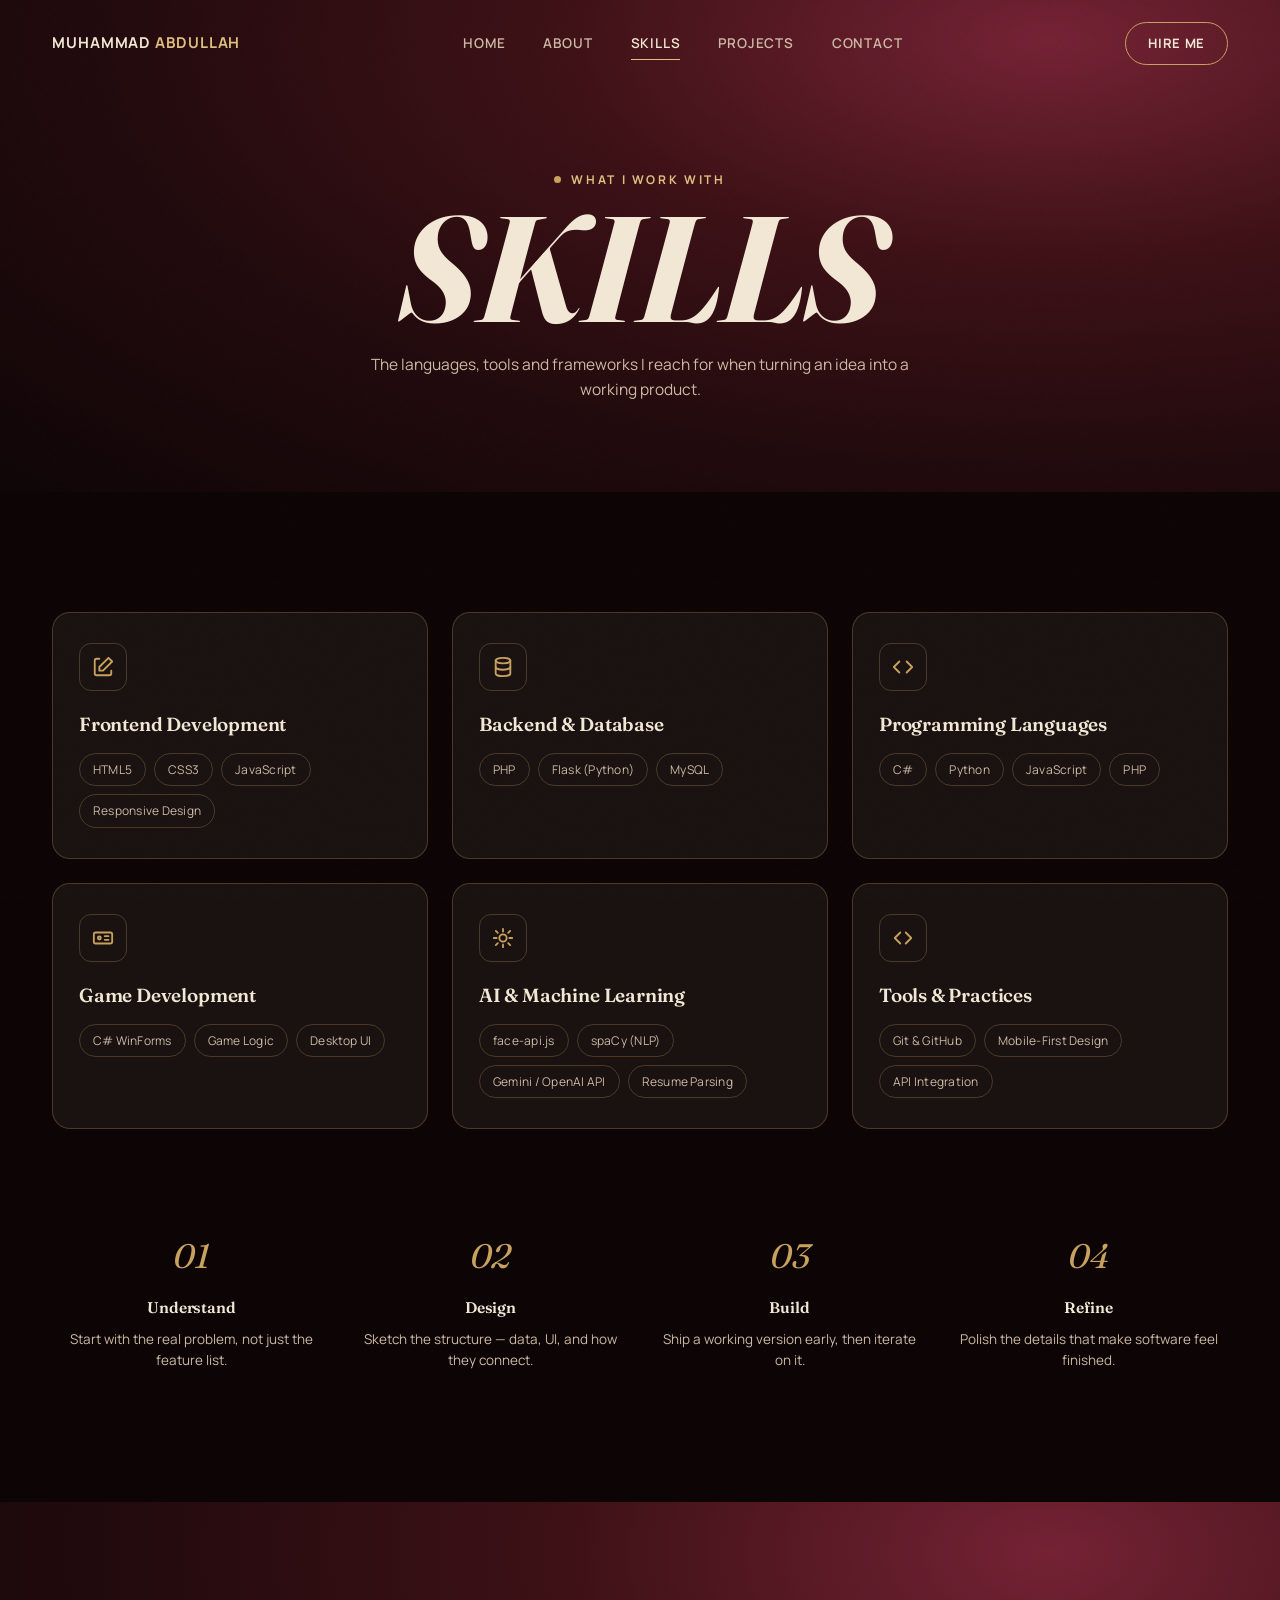
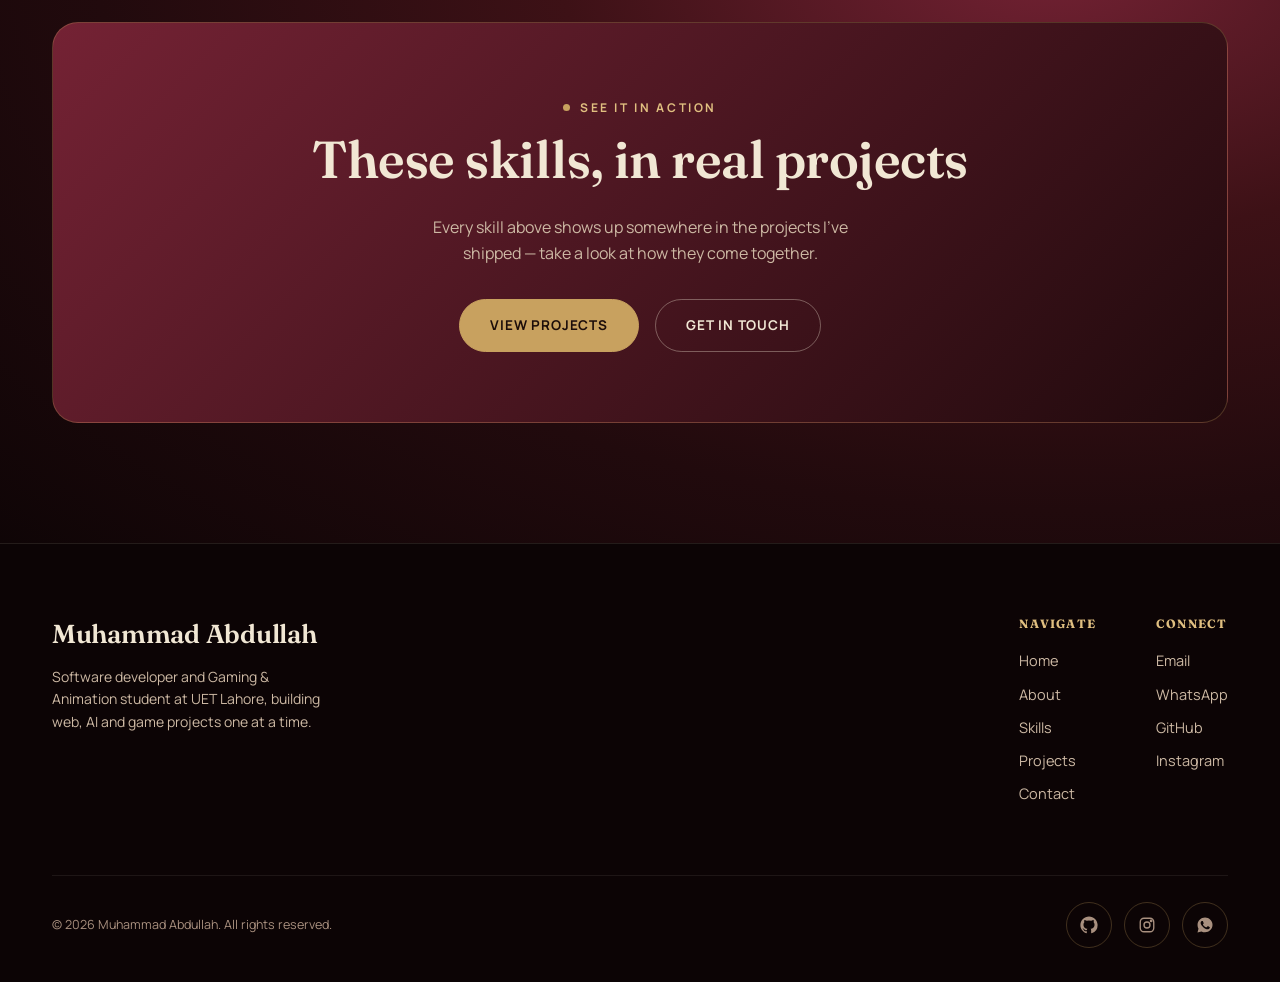
<file: skills.html>
<!DOCTYPE html>
<html lang="en">
<head>
<meta charset="UTF-8">
<meta name="viewport" content="width=device-width, initial-scale=1.0">
<title>Skills — Muhammad Abdullah</title>
<meta name="description" content="Technical skills of Muhammad Abdullah — web development, C# and game dev, databases, and AI integrations.">
<link rel="icon" type="image/svg+xml" href="assets/img/favicon.svg">
<link rel="stylesheet" href="css/style.css">
</head>
<body>
<div class="grain"></div>

<nav class="site-nav">
  <div class="wrap nav-inner">
    <a href="index.html" class="logo-mark">
      <span class="logo-text">Muhammad <span>Abdullah</span></span>
    </a>
    <div class="nav-links">
      <a href="index.html">Home</a>
      <a href="about.html">About</a>
      <a href="skills.html">Skills</a>
      <a href="projects.html">Projects</a>
      <a href="contact.html">Contact</a>
    </div>
    <a href="contact.html" class="nav-cta">Hire Me</a>
    <button class="burger" aria-label="Open menu"><span></span><span></span><span></span></button>
  </div>
</nav>

<div class="mobile-menu">
  <a href="index.html">Home</a>
  <a href="about.html">About</a>
  <a href="skills.html">Skills</a>
  <a href="projects.html">Projects</a>
  <a href="contact.html">Contact</a>
</div>

<section class="page-hero bg-maroon">
  <div class="wrap">
    <span class="eyebrow" style="justify-content:center;">What I Work With</span>
    <h1 class="hero-giant">SKILLS</h1>
    <p class="page-hero-sub">The languages, tools and frameworks I reach for when turning an idea into a working product.</p>
  </div>
</section>

<section class="section-pad bg-void">
  <div class="wrap">
    <div class="skills-grid">
      <div class="skill-card reveal">
        <div class="ic"><svg viewBox="0 0 24 24" fill="none" stroke="currentColor" stroke-width="2" stroke-linecap="round" stroke-linejoin="round"><path d="M8 3H5a2 2 0 0 0-2 2v14a2 2 0 0 0 2 2h14a2 2 0 0 0 2-2v-3"></path><path d="M18 2l4 4-10 10H8v-4z"></path></svg></div>
        <h3>Frontend Development</h3>
        <div class="chip-row">
          <span class="chip">HTML5</span><span class="chip">CSS3</span><span class="chip">JavaScript</span><span class="chip">Responsive Design</span>
        </div>
      </div>

      <div class="skill-card reveal reveal-delay-1">
        <div class="ic"><svg viewBox="0 0 24 24" fill="none" stroke="currentColor" stroke-width="2" stroke-linecap="round" stroke-linejoin="round"><ellipse cx="12" cy="5" rx="8" ry="3"></ellipse><path d="M4 5v14c0 1.66 3.58 3 8 3s8-1.34 8-3V5"></path><path d="M4 12c0 1.66 3.58 3 8 3s8-1.34 8-3"></path></svg></div>
        <h3>Backend &amp; Database</h3>
        <div class="chip-row">
          <span class="chip">PHP</span><span class="chip">Flask (Python)</span><span class="chip">MySQL</span>
        </div>
      </div>

      <div class="skill-card reveal reveal-delay-2">
        <div class="ic"><svg viewBox="0 0 24 24" fill="none" stroke="currentColor" stroke-width="2" stroke-linecap="round" stroke-linejoin="round"><polyline points="16 18 22 12 16 6"></polyline><polyline points="8 6 2 12 8 18"></polyline></svg></div>
        <h3>Programming Languages</h3>
        <div class="chip-row">
          <span class="chip">C#</span><span class="chip">Python</span><span class="chip">JavaScript</span><span class="chip">PHP</span>
        </div>
      </div>

      <div class="skill-card reveal">
        <div class="ic"><svg viewBox="0 0 24 24" fill="none" stroke="currentColor" stroke-width="2" stroke-linecap="round" stroke-linejoin="round"><rect x="2" y="6" width="20" height="12" rx="2"></rect><circle cx="8" cy="12" r="1.6"></circle><path d="M14 10h4M14 14h4"></path></svg></div>
        <h3>Game Development</h3>
        <div class="chip-row">
          <span class="chip">C# WinForms</span><span class="chip">Game Logic</span><span class="chip">Desktop UI</span>
        </div>
      </div>

      <div class="skill-card reveal reveal-delay-1">
        <div class="ic"><svg viewBox="0 0 24 24" fill="none" stroke="currentColor" stroke-width="2" stroke-linecap="round" stroke-linejoin="round"><circle cx="12" cy="12" r="4"></circle><path d="M12 2v3M12 19v3M4.2 4.2l2.1 2.1M17.7 17.7l2.1 2.1M2 12h3M19 12h3M4.2 19.8l2.1-2.1M17.7 6.3l2.1-2.1"></path></svg></div>
        <h3>AI &amp; Machine Learning</h3>
        <div class="chip-row">
          <span class="chip">face-api.js</span><span class="chip">spaCy (NLP)</span><span class="chip">Gemini / OpenAI API</span><span class="chip">Resume Parsing</span>
        </div>
      </div>

      <div class="skill-card reveal reveal-delay-2">
        <div class="ic"><svg viewBox="0 0 24 24" fill="none" stroke="currentColor" stroke-width="2" stroke-linecap="round" stroke-linejoin="round"><path d="M9 18l-6-6 6-6M15 6l6 6-6 6"></path></svg></div>
        <h3>Tools &amp; Practices</h3>
        <div class="chip-row">
          <span class="chip">Git &amp; GitHub</span><span class="chip">Mobile-First Design</span><span class="chip">API Integration</span>
        </div>
      </div>
    </div>

    <div class="approach-row">
      <div class="approach-item reveal">
        <div class="num">01</div>
        <h4>Understand</h4>
        <p>Start with the real problem, not just the feature list.</p>
      </div>
      <div class="approach-item reveal reveal-delay-1">
        <div class="num">02</div>
        <h4>Design</h4>
        <p>Sketch the structure — data, UI, and how they connect.</p>
      </div>
      <div class="approach-item reveal reveal-delay-2">
        <div class="num">03</div>
        <h4>Build</h4>
        <p>Ship a working version early, then iterate on it.</p>
      </div>
      <div class="approach-item reveal reveal-delay-3">
        <div class="num">04</div>
        <h4>Refine</h4>
        <p>Polish the details that make software feel finished.</p>
      </div>
    </div>
  </div>
</section>

<section class="section-pad bg-maroon">
  <div class="wrap">
    <div class="cta-band reveal">
      <span class="eyebrow" style="justify-content:center;">See It In Action</span>
      <h2>These skills, in real projects</h2>
      <p>Every skill above shows up somewhere in the projects I've shipped — take a look at how they come together.</p>
      <div class="btn-row">
        <a href="projects.html" class="btn btn-primary">View Projects</a>
        <a href="contact.html" class="btn btn-outline">Get in Touch</a>
      </div>
    </div>
  </div>
</section>

<footer class="site-footer bg-void">
  <div class="wrap">
    <div class="footer-top">
      <div class="footer-brand">
        <h3>Muhammad Abdullah</h3>
        <p>Software developer and Gaming & Animation student at UET Lahore, building web, AI and game projects one at a time.</p>
      </div>
      <div class="footer-links">
        <div class="footer-col">
          <h4>Navigate</h4>
          <a href="index.html">Home</a>
          <a href="about.html">About</a>
          <a href="skills.html">Skills</a>
          <a href="projects.html">Projects</a>
          <a href="contact.html">Contact</a>
        </div>
        <div class="footer-col">
          <h4>Connect</h4>
          <a href="mailto:abdullah.sheikh6471468@gmail.com">Email</a>
          <a href="https://wa.me/923330480775" target="_blank" rel="noopener">WhatsApp</a>
          <a href="https://github.com/abdullahsheikh6471468-byte" target="_blank" rel="noopener">GitHub</a>
          <a href="https://www.instagram.com/abdullah._.sheikh11/" target="_blank" rel="noopener">Instagram</a>
        </div>
      </div>
    </div>
    <div class="footer-bottom">
      <span>&copy; 2026 Muhammad Abdullah. All rights reserved.</span>
      <div class="footer-socials">
        <a class="soc-btn" href="https://github.com/abdullahsheikh6471468-byte" target="_blank" rel="noopener" aria-label="GitHub"><svg viewBox="0 0 24 24" fill="currentColor"><path d="M12 .5C5.73.5.5 5.73.5 12c0 5.08 3.29 9.39 7.86 10.91.57.1.78-.25.78-.55 0-.27-.01-1.17-.02-2.12-3.2.7-3.88-1.36-3.88-1.36-.52-1.33-1.28-1.68-1.28-1.68-1.04-.71.08-.7.08-.7 1.15.08 1.76 1.18 1.76 1.18 1.03 1.75 2.7 1.25 3.36.95.1-.75.4-1.25.72-1.54-2.56-.29-5.25-1.28-5.25-5.7 0-1.26.45-2.29 1.18-3.1-.12-.29-.51-1.46.11-3.05 0 0 .97-.31 3.18 1.18a11 11 0 0 1 5.79 0c2.2-1.49 3.17-1.18 3.17-1.18.63 1.59.24 2.76.12 3.05.74.81 1.18 1.84 1.18 3.1 0 4.43-2.7 5.41-5.27 5.69.41.36.78 1.07.78 2.16 0 1.56-.01 2.82-.01 3.2 0 .3.2.66.79.55A11.5 11.5 0 0 0 23.5 12C23.5 5.73 18.27.5 12 .5z"></path></svg></a>
        <a class="soc-btn" href="https://www.instagram.com/abdullah._.sheikh11/" target="_blank" rel="noopener" aria-label="Instagram"><svg viewBox="0 0 24 24" fill="none" stroke="currentColor" stroke-width="1.8"><rect x="3" y="3" width="18" height="18" rx="5"></rect><circle cx="12" cy="12" r="4"></circle><circle cx="17.5" cy="6.5" r="1"></circle></svg></a>
        <a class="soc-btn" href="https://wa.me/923330480775" target="_blank" rel="noopener" aria-label="WhatsApp"><svg viewBox="0 0 24 24" fill="currentColor"><path d="M12.04 2c-5.5 0-10 4.5-10 10 0 1.77.46 3.43 1.26 4.87L2 22l5.3-1.4a10 10 0 0 0 4.74 1.2h.01c5.5 0 10-4.5 10-10s-4.5-9.8-10.01-9.8zm5.86 14.2c-.25.7-1.45 1.35-2 1.44-.5.08-1.14.1-1.84-.12-.42-.13-.97-.32-1.67-.62-2.94-1.27-4.86-4.24-5-4.44-.15-.2-1.2-1.6-1.2-3.04 0-1.45.76-2.16 1.03-2.45.27-.3.6-.37.8-.37h.58c.18 0 .43-.07.67.51.25.6.85 2.08.92 2.23.08.15.13.33.02.53-.1.2-.16.33-.3.5-.16.2-.32.44-.46.6-.15.15-.3.32-.13.62.17.3.78 1.28 1.67 2.07 1.15 1.02 2.13 1.34 2.44 1.49.3.15.48.13.66-.07.2-.2.8-.9 1.02-1.22.2-.3.42-.25.7-.15.28.1 1.76.83 2.06.98.3.15.5.22.57.35.08.13.08.75-.17 1.45z"></path></svg></a>
      </div>
    </div>
  </div>
</footer>

<script src="js/main.js"></script>
</body>
</html>
</file>
<file: css/style.css>
@import url('https://fonts.googleapis.com/css2?family=Fraunces:ital,opsz,wght@0,9..144,300..900;1,9..144,300..900&family=Manrope:wght@400;500;600;700;800&family=Caveat:wght@600;700&display=swap');
:root {
    --void: #0c0405;
    --maroon-deep: #210a0d;
    --maroon: #3d1116;
    --maroon-light: #5c1a22;
    --maroon-soft: #742234;
    --cream: #f1e7d4;
    --cream-dim: #cdb9a4;
    --cream-faint: #a9907f;
    --gold: #c8a15f;
    --gold-bright: #e0bf80;
    --ink: #1c0d0a;
    --glass: rgba(241, 231, 212, 0.06);
    --glass-brd: rgba(200, 161, 95, 0.28);
    --shadow-lg: 0 30px 60px -20px rgba(0, 0, 0, 0.55);
    --ease: cubic-bezier(.16, .84, .44, 1);
    --dur: .7s;
    --maxw: 1240px;
}

* {
    margin: 0;
    padding: 0;
    box-sizing: border-box;
}

html {
    scroll-behavior: smooth;
}

body {
    background: var(--void);
    color: var(--cream);
    font-family: 'Manrope', sans-serif;
    font-size: 16px;
    line-height: 1.6;
    overflow-x: hidden;
    -webkit-font-smoothing: antialiased;
}

img,
video {
    max-width: 100%;
    display: block;
}

a {
    color: inherit;
    text-decoration: none;
}

ul {
    list-style: none;
}

button {
    font-family: inherit;
    cursor: pointer;
    border: none;
    background: none;
    color: inherit;
}

.wrap {
    max-width: var(--maxw);
    margin: 0 auto;
    padding: 0 32px;
}

h1,
h2,
h3,
h4 {
    font-family: 'Fraunces', serif;
    font-weight: 600;
    letter-spacing: -0.01em;
    color: var(--cream);
}

.grain {
    position: fixed;
    inset: 0;
    background: url('../assets/img/noise.png');
    background-size: 220px 220px;
    opacity: 0.05;
    mix-blend-mode: overlay;
    pointer-events: none;
    z-index: 9999;
}

@media (prefers-reduced-motion: reduce) {
    * {
        animation-duration: .01ms !important;
        animation-iteration-count: 1 !important;
        transition-duration: .01ms !important;
        scroll-behavior: auto !important;
    }
}


/* ---------- Reveal on scroll ---------- */

.reveal {
    opacity: 0;
    transform: translateY(28px);
    transition: opacity .8s var(--ease), transform .8s var(--ease);
}

.reveal.is-visible {
    opacity: 1;
    transform: translateY(0);
}

.reveal-delay-1 {
    transition-delay: .08s;
}

.reveal-delay-2 {
    transition-delay: .16s;
}

.reveal-delay-3 {
    transition-delay: .24s;
}

.reveal-delay-4 {
    transition-delay: .32s;
}


/* ---------- Eyebrow / labels ---------- */

.eyebrow {
    display: inline-flex;
    align-items: center;
    gap: 10px;
    font-family: 'Manrope', sans-serif;
    font-size: 12px;
    font-weight: 700;
    letter-spacing: .22em;
    text-transform: uppercase;
    color: var(--gold-bright);
}

.eyebrow::before {
    content: '';
    width: 7px;
    height: 7px;
    border-radius: 50%;
    background: var(--gold);
    flex: none;
}

.eyebrow.dot-right::before {
    display: none;
}

.eyebrow.dot-right::after {
    content: '';
    width: 7px;
    height: 7px;
    border-radius: 50%;
    background: var(--gold);
    flex: none;
}


/* ---------- NAV ---------- */

.site-nav {
    position: fixed;
    top: 0;
    left: 0;
    right: 0;
    z-index: 1000;
    padding: 22px 0;
    transition: background .4s var(--ease), padding .4s var(--ease), box-shadow .4s var(--ease), backdrop-filter .4s var(--ease);
}

.site-nav.scrolled {
    padding: 14px 0;
    background: rgba(12, 4, 5, 0.82);
    backdrop-filter: blur(14px);
    box-shadow: 0 12px 30px -18px rgba(0, 0, 0, 0.6);
    border-bottom: 1px solid rgba(200, 161, 95, 0.14);
}

.nav-inner {
    display: flex;
    align-items: center;
    justify-content: space-between;
}

.logo-mark {
    display: flex;
    align-items: center;
    gap: 12px;
    font-family: 'Manrope', sans-serif;
}

.logo-text {
    font-weight: 700;
    font-size: 15px;
    letter-spacing: .06em;
    text-transform: uppercase;
    color: var(--cream);
}

.logo-text span {
    color: var(--gold-bright);
}

.nav-links {
    display: flex;
    align-items: center;
    gap: 38px;
}

.nav-links a {
    font-size: 13.5px;
    font-weight: 600;
    letter-spacing: .06em;
    text-transform: uppercase;
    color: var(--cream-dim);
    position: relative;
    padding: 4px 0;
    transition: color .3s var(--ease);
}

.nav-links a::after {
    content: '';
    position: absolute;
    left: 0;
    bottom: -2px;
    width: 0;
    height: 1px;
    background: var(--gold-bright);
    transition: width .35s var(--ease);
}

.nav-links a:hover,
.nav-links a.active {
    color: var(--cream);
}

.nav-links a:hover::after,
.nav-links a.active::after {
    width: 100%;
}

.nav-cta {
    padding: 10px 22px;
    border-radius: 100px;
    border: 1px solid var(--gold);
    font-size: 13px;
    font-weight: 700;
    letter-spacing: .05em;
    text-transform: uppercase;
    color: var(--cream);
    transition: background .3s var(--ease), color .3s var(--ease);
}

.nav-cta:hover {
    background: var(--gold);
    color: var(--ink);
}

.burger {
    display: none;
    flex-direction: column;
    gap: 5px;
    width: 30px;
    z-index: 1200;
}

.burger span {
    height: 2px;
    width: 100%;
    background: var(--cream);
    transition: transform .35s var(--ease), opacity .35s var(--ease);
}

.burger.open span:nth-child(1) {
    transform: translateY(7px) rotate(45deg);
}

.burger.open span:nth-child(2) {
    opacity: 0;
}

.burger.open span:nth-child(3) {
    transform: translateY(-7px) rotate(-45deg);
}

.mobile-menu {
    position: fixed;
    inset: 0;
    background: var(--maroon-deep);
    z-index: 1100;
    display: flex;
    flex-direction: column;
    align-items: center;
    justify-content: center;
    gap: 26px;
    transform: translateY(-100%);
    transition: transform .5s var(--ease);
}

.mobile-menu.open {
    transform: translateY(0);
}

.mobile-menu a {
    font-family: 'Fraunces', serif;
    font-size: 34px;
    color: var(--cream);
    opacity: 0;
    transform: translateY(14px);
    transition: opacity .5s var(--ease), transform .5s var(--ease);
}

.mobile-menu.open a {
    opacity: 1;
    transform: translateY(0);
}

.mobile-menu a:nth-child(1) {
    transition-delay: .08s;
}

.mobile-menu a:nth-child(2) {
    transition-delay: .14s;
}

.mobile-menu a:nth-child(3) {
    transition-delay: .20s;
}

.mobile-menu a:nth-child(4) {
    transition-delay: .26s;
}

.mobile-menu a:nth-child(5) {
    transition-delay: .32s;
}


/* ---------- Buttons ---------- */

.btn {
    display: inline-flex;
    align-items: center;
    gap: 10px;
    padding: 15px 30px;
    border-radius: 100px;
    font-size: 13.5px;
    font-weight: 700;
    letter-spacing: .06em;
    text-transform: uppercase;
    transition: transform .35s var(--ease), box-shadow .35s var(--ease), background .35s var(--ease), color .35s var(--ease), border-color .35s var(--ease);
    white-space: nowrap;
}

.btn-primary {
    background: var(--gold);
    color: var(--ink);
    border: 1px solid var(--gold);
}

.btn-primary:hover {
    transform: translateY(-3px);
    box-shadow: 0 16px 30px -10px rgba(200, 161, 95, 0.45);
}

.btn-outline {
    background: transparent;
    color: var(--cream);
    border: 1px solid rgba(241, 231, 212, 0.35);
}

.btn-outline:hover {
    border-color: var(--gold-bright);
    color: var(--gold-bright);
    transform: translateY(-3px);
}

.btn-disabled {
    background: transparent;
    color: var(--cream-faint);
    border: 1px dashed rgba(205, 185, 164, 0.4);
    cursor: not-allowed;
}

.btn svg {
    width: 16px;
    height: 16px;
    flex: none;
}


/* ---------- Background helpers ---------- */

.bg-maroon {
    background: radial-gradient(120% 140% at 82% 8%, var(--maroon-soft) 0%, var(--maroon) 32%, var(--maroon-deep) 62%, var(--void) 100%);
    position: relative;
}

.bg-void {
    background: var(--void);
}

.section-pad {
    padding: 120px 0;
}

@media(max-width:768px) {
    .section-pad {
        padding: 80px 0;
    }
}


/* ---------- HERO (home) ---------- */

.hero {
    position: relative;
    min-height: 100vh;
    display: flex;
    flex-direction: column;
    justify-content: center;
    padding-top: min(84px, 9vh);
    padding-bottom: min(20px, 2.4vh);
    overflow: hidden;
    gap: 0;
}

.hero-top-row {
    display: flex;
    justify-content: space-between;
    align-items: center;
    margin-bottom: min(16px, 1.8vh);
}


/* ===== EDIT HERE: rectangle width/height ===== */

.hero-frame-outer {
    width: 100%;
    padding: 0 clamp(10px, 2vw, 24px);
}


/* side gap of the rectangle from screen edge */

.hero-frame {
    position: relative;
    width: 100%;
    min-height: clamp(300px, 42vh, 460px);
    /* <-- rectangle height: raise/lower these numbers */
    display: flex;
    align-items: center;
    justify-content: center;
    border: 1px solid var(--glass-brd);
    border-radius: 28px;
    background: linear-gradient(180deg, rgba(241, 231, 212, 0.05), rgba(241, 231, 212, 0.015));
    padding: clamp(20px, 4vh, 40px) clamp(16px, 4vw, 40px);
    box-shadow: var(--shadow-lg), inset 0 1px 0 rgba(241, 231, 212, 0.06);
    overflow: hidden;
    --mx: 50%;
    --my: 50%;
}

.hero-frame::before {
    content: '';
    position: absolute;
    inset: 0;
    z-index: 0;
    pointer-events: none;
    background: radial-gradient(320px circle at var(--mx) var(--my), rgba(200, 161, 95, 0.22), transparent 70%);
    transition: background .15s linear;
}


/* ===== Ambient skill words: behind everything, fade in/out at fixed spots, randomised timing ===== */

.skill-chip {
    position: absolute;
    z-index: 1;
    display: inline-flex;
    align-items: center;
    gap: 8px;
    padding: 9px 16px;
    border-radius: 100px;
    background: rgba(12, 4, 5, 0.4);
    border: 1px solid rgba(200, 161, 95, 0.18);
    font-size: 11.5px;
    font-weight: 700;
    letter-spacing: .05em;
    text-transform: uppercase;
    color: var(--cream-dim);
    opacity: 0;
    pointer-events: none;
    animation: chipGhost 9s ease-in-out infinite;
}

.skill-chip svg {
    width: 14px;
    height: 14px;
    color: var(--gold);
    flex: none;
}

@keyframes chipGhost {
    0%,
    100% {
        opacity: 0;
    }
    12% {
        opacity: .4;
    }
    30% {
        opacity: .4;
    }
    45% {
        opacity: 0;
    }
}

.chip-1 {
    top: 10%;
    left: 6%;
    animation-duration: 8s;
    animation-delay: .3s;
}

.chip-2 {
    top: 16%;
    right: 8%;
    animation-duration: 10s;
    animation-delay: 3.2s;
}

.chip-3 {
    bottom: 14%;
    left: 10%;
    animation-duration: 9s;
    animation-delay: 5.6s;
}

.chip-4 {
    bottom: 10%;
    right: 14%;
    animation-duration: 11s;
    animation-delay: 1.8s;
}

.chip-5 {
    top: 44%;
    left: 2%;
    animation-duration: 9.5s;
    animation-delay: 7s;
}

.hero-title-wrap {
    position: relative;
    z-index: 2;
    display: flex;
    align-items: center;
    justify-content: center;
    width: 100%;
}


/* ===== EDIT HERE: PORTFOLIO text size (min, preferred, max) ===== */

.hero-giant {
    position: relative;
    font-family: 'Fraunces', serif;
    font-weight: 700;
    font-style: italic;
    font-size: 120px;
    /* base size, JS scales this to fit */
    line-height: .86;
    letter-spacing: -0.01em;
    color: var(--cream);
    text-align: center;
    white-space: nowrap;
    display: inline-block;
    margin: min(6px, 1vh) 0;
    user-select: none;
}

.hero-photo-center {
    position: absolute;
    top: 50%;
    left: 50%;
    transform: translate(-50%, -50%);
    z-index: 5;
    opacity: 0;
    animation: heroPhotoIn .9s var(--ease) .2s forwards;
    transition: transform .3s ease-out;
    transform-style: preserve-3d;
    perspective: 600px;
}

@keyframes heroPhotoIn {
    from {
        opacity: 0;
    }
    to {
        opacity: 1;
    }
}


/* ===== EDIT HERE: photo size (width) & vertical position ===== */

.hero-photo-frame {
    position: relative;
    width: clamp(170px, 19vw, 280px);
    aspect-ratio: 3/4;
    top: 2%;
    border-radius: 8px;
}

.hero-photo-frame::after {
    content: '';
    position: absolute;
    inset: 0;
    border-radius: 8px;
    background: radial-gradient(120% 130% at 50% 38%, transparent 58%, rgba(33, 10, 13, 0.85) 100%);
    pointer-events: none;
}

.hero-photo-frame img {
    width: 100%;
    height: 100%;
    object-fit: cover;
    object-position: top center;
    border-radius: 8px;
    box-shadow: 0 24px 55px -14px rgba(0, 0, 0, 0.65);
}

.badge-ring {
    position: absolute;
    bottom: 18px;
    right: -38px;
    width: min(88px, 9vw);
    height: min(88px, 9vw);
    z-index: 5;
}

.badge-ring svg {
    width: 100%;
    height: 100%;
}

.badge-spin {
    animation: spin 14s linear infinite;
    transform-origin: 56px 56px;
}

@keyframes spin {
    to {
        transform: rotate(360deg);
    }
}

.badge-ring .ring-center {
    position: absolute;
    inset: 0;
    display: flex;
    align-items: center;
    justify-content: center;
}

.badge-ring .ring-center svg {
    width: 16px;
    height: 16px;
}

.hero-body {
    display: grid;
    grid-template-columns: 1fr 1fr;
    gap: 40px;
    align-items: center;
    margin-top: min(24px, 2.6vh);
    position: relative;
}

.hero-col-left {
    padding-bottom: 0;
    min-width: 0;
}

.cat-list {
    margin-bottom: min(22px, 2.4vh);
    display: flex;
    flex-wrap: wrap;
    gap: 8px 22px;
}

.cat-list li {
    display: flex;
    align-items: center;
    gap: 10px;
    font-size: 12.5px;
    font-weight: 700;
    letter-spacing: .08em;
    text-transform: uppercase;
    color: var(--cream-dim);
    padding: 0;
    border-bottom: none;
}

.cat-list li::before {
    content: '';
    width: 6px;
    height: 6px;
    background: var(--gold);
    flex: none;
}

.quote-block {
    max-width: 320px;
}

.quote-mark {
    font-family: 'Fraunces', serif;
    font-size: 28px;
    color: var(--gold);
    line-height: 1;
}

.quote-block p {
    font-family: 'Fraunces', serif;
    font-style: italic;
    font-size: 15px;
    color: var(--cream);
    line-height: 1.45;
    margin: 4px 0 0;
}

.hero-col-right {
    padding-bottom: 0;
    text-align: right;
    min-width: 0;
}

.hero-name {
    font-family: 'Fraunces', serif;
    font-weight: 600;
    font-size: clamp(22px, 2.6vw, 32px);
    line-height: 1.08;
    color: var(--cream);
}

.hero-role {
    font-size: 12px;
    font-weight: 700;
    letter-spacing: .1em;
    text-transform: uppercase;
    color: var(--gold-bright);
    margin-top: 6px;
}

.hero-blurb {
    color: var(--cream-dim);
    font-size: 13.5px;
    margin-top: 8px;
    max-width: 320px;
    margin-left: auto;
    line-height: 1.5;
}

.stat-row {
    display: flex;
    flex-direction: row;
    gap: 22px;
    margin-top: 14px;
    align-items: center;
    justify-content: flex-end;
}

.stat-item {
    display: flex;
    align-items: center;
    gap: 10px;
}

.stat-icon {
    width: 32px;
    height: 32px;
    border-radius: 50%;
    border: 1px solid var(--glass-brd);
    display: flex;
    align-items: center;
    justify-content: center;
    flex: none;
    background: var(--glass);
}

.stat-icon svg {
    width: 14px;
    height: 14px;
    color: var(--gold);
}

.stat-num {
    font-family: 'Fraunces', serif;
    font-weight: 700;
    font-size: 17px;
    color: var(--cream);
    line-height: 1;
}

.stat-label {
    font-size: 10px;
    color: var(--cream-dim);
    letter-spacing: .02em;
}

.hero-cta-row {
    display: flex;
    gap: 14px;
    margin-top: 16px;
    justify-content: flex-end;
}

.hero-cta-row .btn {
    padding: 12px 24px;
    font-size: 12.5px;
}

.scroll-cue {
    position: absolute;
    bottom: 14px;
    left: 50%;
    transform: translateX(-50%);
    display: flex;
    flex-direction: column;
    align-items: center;
    gap: 6px;
    font-size: 10px;
    letter-spacing: .15em;
    text-transform: uppercase;
    color: var(--cream-faint);
}

.scroll-cue .line {
    width: 1px;
    height: 20px;
    background: linear-gradient(180deg, var(--gold), transparent);
    animation: scrollcue 1.8s ease-in-out infinite;
}

@keyframes scrollcue {
    0% {
        opacity: 0;
        transform: scaleY(0.2);
    }
    50% {
        opacity: 1;
        transform: scaleY(1);
    }
    100% {
        opacity: 0;
        transform: scaleY(0.2);
    }
}

/* Below 1240px (the hero's design width), instead of reflowing to a
   different mobile layout, scale the exact desktop hero down to fit —
   same look as laptop, just smaller. JS (scaleHeroDesktop in main.js)
   sets the transform + wrapper height. */
.hero-scale-outer {
    width: 100%;
    overflow: hidden;
}

.hero-scale {
    width: 1240px;
    max-width: none;
    position: relative;
    left: 50%;
    margin-left: -620px;
    transform-origin: top center;
}

/* Below the 1240px design width, JS shrinks the whole hero (scaleHeroDesktop
   in main.js) to fit the narrower screen. Once it's shrunk, the section no
   longer needs to fill the full screen height — if it still does (min-height:
   100vh), the flex-centering leaves a huge empty gap above/below the shrunk
   content on phones. So on those widths, let the hero size itself to its
   (now smaller) content instead of forcing a full viewport height. */
@media (max-width: 1239px) {
    .hero {
        min-height: 0;
        padding-top: min(72px, 8vh);
        padding-bottom: min(32px, 4vh);
    }
    /* These are all inside #heroScale, which JS already shrinks to fit the
       screen width. Any vw/vh here would get sized against the real phone
       screen *and then* shrunk again by that transform — text and the photo
       end up much smaller than intended. Fixed values = shrunk only once. */
    .hero-top-row {
        margin-bottom: 20px;
    }
    .hero-frame-outer {
        padding: 0 12px;
    }
    .hero-frame {
        min-height: 520px;
        padding: 36px 28px;
    }
    .hero-giant {
        margin: 6px 0;
    }
    .hero-photo-frame {
        width: 300px;
        top: 0;
    }
    .badge-ring {
        width: 100px;
        height: 100px;
    }
    .hero-body {
        margin-top: 32px;
    }
    .cat-list {
        margin-bottom: 26px;
    }
    .cat-list li {
        font-size: 15px;
    }
    .quote-block {
        max-width: 340px;
    }
    .quote-mark {
        font-size: 32px;
    }
    .quote-block p {
        font-size: 17px;
    }
    .hero-name {
        font-size: 44px;
    }
    .hero-role {
        font-size: 14px;
    }
    .hero-blurb {
        font-size: 16px;
        max-width: 340px;
    }
    .stat-icon {
        width: 38px;
        height: 38px;
    }
    .stat-icon svg {
        width: 16px;
        height: 16px;
    }
    .stat-num {
        font-size: 20px;
    }
    .stat-label {
        font-size: 12px;
    }
    .hero-cta-row .btn {
        padding: 14px 26px;
        font-size: 14px;
    }
}

/* ---------------------------------------------------------------------
   PHONES (≤700px): stop shrinking the desktop layout down and instead
   lay the hero out the way a phone actually reads — tagline, big title,
   photo, blurb, buttons, stacked top to bottom and centered. This is a
   real reflow, not a shrunk clone, so nothing gets crushed or clipped.
--------------------------------------------------------------------- */
@media (max-width: 700px) {
    .hero-scale-outer {
        height: auto !important;
        overflow: visible;
    }
    .hero-scale {
        transform: none !important;
        position: static;
        left: 0;
        margin-left: 0;
        width: 100%;
    }
    .hero-top-row {
        flex-direction: column;
        gap: 8px;
        text-align: center;
    }
    .hero-frame-outer {
        padding: 0 12px;
    }
    .hero-frame {
        min-height: 0;
        padding: 28px 12px 34px;
    }
    /* the floating ambient chips don't have room in a stacked layout */
    .skill-chip {
        display: none;
    }
    .hero-title-wrap {
        flex-direction: column;
    }
    .hero-photo-center {
        position: static;
        transform: none !important;
        margin-top: 40px;
    }
    .hero-photo-frame {
        width: 340px;
    }
    .badge-ring {
        width: 108px;
        height: 108px;
    }
    .hero-body {
        display: flex;
        flex-direction: column;
        align-items: center;
        text-align: center;
        gap: 22px;
        margin-top: 30px;
    }
    .hero-col-left,
    .hero-col-right {
        text-align: center;
        width: 100%;
    }
    .cat-list,
    .quote-block {
        display: none;
    }
    .hero-name {
        font-size: 32px;
    }
    .hero-blurb {
        margin: 8px auto 0;
        max-width: 320px;
    }
    .stat-row {
        justify-content: center;
    }
    .hero-cta-row {
        justify-content: center;
    }
}



@media(max-height:750px) and (min-width:1001px) {
    .hero {
        padding-top: 64px;
        padding-bottom: 16px;
    }
    .hero-giant {
        font-size: clamp(48px, 14vh, 170px);
    }
    .hero-frame {
        min-height: clamp(260px, 38vh, 380px);
        padding: 24px clamp(16px, 4vw, 40px);
    }
    .hero-body {
        margin-top: 18px;
    }
}


/* ---------- Page hero band (about/skills/projects/contact) ---------- */

.page-hero {
    position: relative;
    padding: 170px 0 90px;
    overflow: hidden;
    text-align: center;
}

.page-hero .hero-giant {
    font-size: clamp(56px, 12vw, 150px);
    margin-top: 14px;
}

.page-hero .eyebrow {
    display: flex;
    justify-content: center;
}

.page-hero-sub {
    max-width: 560px;
    margin: 14px auto 0;
    color: var(--cream-dim);
    font-size: 15.5px;
}


/* ---------- What I do / intro cards ---------- */

.icon-card-grid {
    display: grid;
    grid-template-columns: repeat(3, 1fr);
    gap: 26px;
    margin-top: 56px;
}

.icon-card {
    background: var(--glass);
    border: 1px solid var(--glass-brd);
    border-radius: 18px;
    padding: 34px 28px;
    transition: transform .4s var(--ease), border-color .4s var(--ease), background .4s var(--ease);
}

.icon-card:hover {
    transform: translateY(-6px);
    border-color: var(--gold);
    background: rgba(241, 231, 212, 0.09);
}

.icon-card .ic {
    width: 54px;
    height: 54px;
    border-radius: 50%;
    border: 1px solid var(--glass-brd);
    display: flex;
    align-items: center;
    justify-content: center;
    margin-bottom: 22px;
}

.icon-card .ic svg {
    width: 24px;
    height: 24px;
    color: var(--gold);
}

.icon-card h3 {
    font-size: 20px;
    margin-bottom: 10px;
}

.icon-card p {
    color: var(--cream-dim);
    font-size: 14.5px;
    line-height: 1.6;
}

@media(max-width:900px) {
    .icon-card-grid {
        grid-template-columns: 1fr;
    }
}


/* ---------- Section headers ---------- */

.section-head {
    max-width: 640px;
    margin-bottom: 56px;
}

.section-head h2 {
    font-size: clamp(32px, 4.4vw, 52px);
    margin-top: 14px;
}

.section-head p {
    color: var(--cream-dim);
    margin-top: 14px;
    font-size: 15.5px;
}

.section-head.center {
    margin-left: auto;
    margin-right: auto;
    text-align: center;
}

.section-head.center .eyebrow {
    justify-content: center;
    width: 100%;
}


/* ---------- Featured projects preview ---------- */

.preview-grid {
    display: grid;
    grid-template-columns: repeat(3, 1fr);
    gap: 26px;
}

.preview-card {
    border-radius: 18px;
    overflow: hidden;
    position: relative;
    aspect-ratio: 4/5;
    border: 1px solid var(--glass-brd);
}

.preview-card img {
    width: 100%;
    height: 100%;
    object-fit: cover;
    transition: transform .6s var(--ease);
}

.preview-card:hover img {
    transform: scale(1.08);
}

.preview-card .pc-overlay {
    position: absolute;
    inset: 0;
    background: linear-gradient(180deg, rgba(12, 4, 5, 0) 30%, rgba(12, 4, 5, 0.92) 100%);
    display: flex;
    flex-direction: column;
    justify-content: flex-end;
    padding: 24px;
}

.preview-card .pc-tag {
    font-size: 11px;
    letter-spacing: .12em;
    text-transform: uppercase;
    color: var(--gold-bright);
    font-weight: 700;
}

.preview-card h3 {
    font-size: 22px;
    margin-top: 8px;
}

.preview-card .pc-arrow {
    position: absolute;
    top: 20px;
    right: 20px;
    width: 38px;
    height: 38px;
    border-radius: 50%;
    background: rgba(12, 4, 5, 0.55);
    border: 1px solid var(--glass-brd);
    display: flex;
    align-items: center;
    justify-content: center;
    transition: background .35s var(--ease), transform .35s var(--ease);
}

.preview-card:hover .pc-arrow {
    background: var(--gold);
    transform: rotate(45deg);
}

.preview-card .pc-arrow svg {
    width: 16px;
    height: 16px;
}

@media(max-width:900px) {
    .preview-grid {
        grid-template-columns: 1fr;
    }
}

.preview-card.logo-card {
    display: flex;
    align-items: center;
    justify-content: center;
    padding: 20px;
    background: radial-gradient(120% 120% at 30% 20%, var(--maroon-soft) 0%, var(--maroon) 45%, var(--maroon-deep) 100%);
}

.preview-card.logo-card .logo-tile {
    width: 88%;
    max-width: 300px;
    aspect-ratio: 1;
    border-radius: 20px;
    overflow: hidden;
    display: flex;
    align-items: center;
    justify-content: center;
    background: var(--cream);
    box-shadow: 0 20px 40px -14px rgba(0, 0, 0, 0.5);
    transition: transform .5s var(--ease);
}

.preview-card.logo-card:hover .logo-tile {
    transform: scale(1.06) translateY(-4px);
}

.preview-card.logo-card .logo-tile img {
    width: 88%;
    height: 88%;
    object-fit: contain;
}


/* ---------- CTA band ---------- */

.cta-band {
    border-radius: 26px;
    padding: 70px 50px;
    text-align: center;
    position: relative;
    overflow: hidden;
    background: linear-gradient(135deg, var(--maroon-soft), var(--maroon-deep));
    border: 1px solid var(--glass-brd);
}

.cta-band h2 {
    font-size: clamp(30px, 5vw, 52px);
}

.cta-band p {
    color: var(--cream-dim);
    margin-top: 14px;
    max-width: 440px;
    margin-left: auto;
    margin-right: auto;
}

.cta-band .btn-row {
    display: flex;
    justify-content: center;
    gap: 16px;
    margin-top: 32px;
    flex-wrap: wrap;
}


/* ---------- About page ---------- */

.about-grid {
    display: grid;
    grid-template-columns: 0.85fr 1.15fr;
    gap: 70px;
    align-items: start;
}

.about-photo {
    border-radius: 20px;
    overflow: hidden;
    border: 1px solid var(--glass-brd);
    position: sticky;
    top: 120px;
}

.about-photo img {
    aspect-ratio: 3/4;
    object-fit: cover;
}

.about-text h2 {
    font-size: clamp(28px, 3.6vw, 40px);
    margin-bottom: 20px;
}

.about-text p {
    color: var(--cream-dim);
    font-size: 16px;
    margin-bottom: 18px;
    line-height: 1.75;
}

.about-text strong {
    color: var(--cream);
}

.fact-grid {
    display: grid;
    grid-template-columns: 1fr 1fr;
    gap: 18px;
    margin: 34px 0;
}

.fact-item {
    border-left: 2px solid var(--gold);
    padding-left: 16px;
}

.fact-item .fl {
    font-size: 11px;
    letter-spacing: .1em;
    text-transform: uppercase;
    color: var(--gold-bright);
    font-weight: 700;
}

.fact-item .fv {
    font-family: 'Fraunces', serif;
    font-size: 18px;
    margin-top: 6px;
    color: var(--cream);
}

.about-socials {
    display: flex;
    gap: 14px;
    margin-top: 30px;
    flex-wrap: wrap;
}

.soc-btn {
    width: 46px;
    height: 46px;
    border-radius: 50%;
    border: 1px solid var(--glass-brd);
    display: flex;
    align-items: center;
    justify-content: center;
    transition: border-color .3s var(--ease), background .3s var(--ease), transform .3s var(--ease);
}

.soc-btn:hover {
    border-color: var(--gold);
    background: var(--glass);
    transform: translateY(-3px);
}

.soc-btn svg {
    width: 18px;
    height: 18px;
}

@media(max-width:900px) {
    .about-grid {
        grid-template-columns: 1fr;
        gap: 40px;
    }
    .about-photo {
        position: static;
        max-width: 320px;
        margin: 0 auto;
    }
    .fact-grid {
        grid-template-columns: 1fr;
    }
}


/* ---------- Timeline (about) ---------- */

.timeline {
    margin-top: 10px;
}

.tl-item {
    display: flex;
    gap: 22px;
    padding: 22px 0;
    border-bottom: 1px solid rgba(241, 231, 212, 0.1);
}

.tl-dot {
    width: 12px;
    height: 12px;
    border-radius: 50%;
    background: var(--gold);
    margin-top: 6px;
    flex: none;
    box-shadow: 0 0 0 4px rgba(200, 161, 95, 0.18);
}

.tl-item h4 {
    font-size: 17px;
    margin-bottom: 4px;
}

.tl-item span {
    font-size: 12px;
    color: var(--gold-bright);
    letter-spacing: .06em;
    text-transform: uppercase;
    font-weight: 700;
}

.tl-item p {
    color: var(--cream-dim);
    font-size: 14.5px;
    margin-top: 6px;
}


/* ---------- Skills page ---------- */

.skills-grid {
    display: grid;
    grid-template-columns: repeat(3, 1fr);
    gap: 24px;
}

.skill-card {
    background: var(--glass);
    border: 1px solid var(--glass-brd);
    border-radius: 18px;
    padding: 30px 26px;
    transition: transform .4s var(--ease), border-color .4s var(--ease);
}

.skill-card:hover {
    transform: translateY(-6px);
    border-color: var(--gold);
}

.skill-card .ic {
    width: 48px;
    height: 48px;
    border-radius: 12px;
    border: 1px solid var(--glass-brd);
    display: flex;
    align-items: center;
    justify-content: center;
    margin-bottom: 18px;
}

.skill-card .ic svg {
    width: 22px;
    height: 22px;
    color: var(--gold);
}

.skill-card h3 {
    font-size: 19px;
    margin-bottom: 14px;
}

.chip-row {
    display: flex;
    flex-wrap: wrap;
    gap: 8px;
}

.chip {
    font-size: 12px;
    padding: 6px 13px;
    border-radius: 100px;
    border: 1px solid var(--glass-brd);
    color: var(--cream-dim);
    letter-spacing: .02em;
}

@media(max-width:900px) {
    .skills-grid {
        grid-template-columns: 1fr 1fr;
    }
}

@media(max-width:560px) {
    .skills-grid {
        grid-template-columns: 1fr;
    }
}

.approach-row {
    display: grid;
    grid-template-columns: repeat(4, 1fr);
    gap: 20px;
    margin-top: 90px;
}

.approach-item {
    text-align: center;
    padding: 10px;
}

.approach-item .num {
    font-family: 'Fraunces', serif;
    font-style: italic;
    font-size: 34px;
    color: var(--gold);
}

.approach-item h4 {
    font-size: 15.5px;
    margin: 12px 0 8px;
}

.approach-item p {
    font-size: 13.5px;
    color: var(--cream-dim);
}

@media(max-width:900px) {
    .approach-row {
        grid-template-columns: 1fr 1fr;
    }
}

@media(max-width:560px) {
    .approach-row {
        grid-template-columns: 1fr;
    }
}


/* ---------- Projects page ---------- */

.project-block {
    display: grid;
    grid-template-columns: 1.15fr 1fr;
    gap: 60px;
    align-items: center;
    padding: 70px 0;
    border-bottom: 1px solid rgba(241, 231, 212, 0.1);
}

.project-block:last-child {
    border-bottom: none;
}

.project-block.reverse {
    grid-template-columns: 1fr 1.15fr;
}

.project-block.reverse .project-media {
    order: 2;
}

.project-block.reverse .project-info {
    order: 1;
}

.project-media {
    position: relative;
    border-radius: 20px;
    overflow: hidden;
    border: 1px solid var(--glass-brd);
    box-shadow: var(--shadow-lg);
}

.media-stage {
    position: relative;
    aspect-ratio: 16/10;
    background: var(--maroon-deep);
    overflow: hidden;
}

.media-stage video,
.media-stage img {
    position: absolute;
    inset: 0;
    width: 100%;
    height: 100%;
    object-fit: cover;
}

.media-play {
    position: absolute;
    inset: 0;
    display: flex;
    align-items: center;
    justify-content: center;
    background: rgba(12, 4, 5, 0.28);
    opacity: 1;
    transition: opacity .35s var(--ease);
    cursor: pointer;
}

.media-play.hidden {
    opacity: 0;
    pointer-events: none;
}

.media-play .play-circle {
    width: 64px;
    height: 64px;
    border-radius: 50%;
    background: rgba(241, 231, 212, 0.92);
    display: flex;
    align-items: center;
    justify-content: center;
    transition: transform .3s var(--ease);
}

.media-play:hover .play-circle {
    transform: scale(1.08);
}

.media-play svg {
    width: 22px;
    height: 22px;
    color: var(--ink);
    margin-left: 3px;
}

.thumb-row {
    display: flex;
    gap: 8px;
    padding: 12px;
    background: var(--maroon-deep);
    overflow-x: auto;
}

.thumb-row img {
    width: 64px;
    height: 44px;
    object-fit: cover;
    border-radius: 6px;
    flex: none;
    cursor: pointer;
    border: 1.5px solid transparent;
    transition: border-color .25s var(--ease), opacity .25s var(--ease);
    opacity: .7;
}

.thumb-row img:hover,
.thumb-row img.active {
    border-color: var(--gold);
    opacity: 1;
}

.project-info .p-index {
    font-family: 'Fraunces', serif;
    font-style: italic;
    color: var(--gold);
    font-size: 16px;
}

.project-info h3 {
    font-size: clamp(26px, 3.4vw, 36px);
    margin: 10px 0 16px;
}

.project-info p {
    color: var(--cream-dim);
    font-size: 15.5px;
    line-height: 1.7;
    margin-bottom: 20px;
}

.tag-row {
    display: flex;
    flex-wrap: wrap;
    gap: 8px;
    margin-bottom: 26px;
}

.btn-group {
    display: flex;
    gap: 14px;
    flex-wrap: wrap;
}

@media(max-width:900px) {
    .project-block,
    .project-block.reverse {
        grid-template-columns: 1fr;
        gap: 30px;
    }
    .project-block.reverse .project-media,
    .project-block.reverse .project-info {
        order: unset;
    }
    .project-block {
        padding: 50px 0;
    }
}


/* ---------- Lightbox ---------- */

.lightbox {
    position: fixed;
    inset: 0;
    background: rgba(8, 3, 4, 0.94);
    z-index: 2000;
    display: flex;
    align-items: center;
    justify-content: center;
    opacity: 0;
    pointer-events: none;
    transition: opacity .35s var(--ease);
}

.lightbox.open {
    opacity: 1;
    pointer-events: auto;
}

.lightbox img {
    max-width: 88vw;
    max-height: 82vh;
    border-radius: 8px;
    box-shadow: var(--shadow-lg);
}

.lightbox-close {
    position: absolute;
    top: 26px;
    right: 32px;
    width: 44px;
    height: 44px;
    border-radius: 50%;
    border: 1px solid var(--glass-brd);
    display: flex;
    align-items: center;
    justify-content: center;
}

.lightbox-nav {
    position: absolute;
    top: 50%;
    transform: translateY(-50%);
    width: 48px;
    height: 48px;
    border-radius: 50%;
    border: 1px solid var(--glass-brd);
    display: flex;
    align-items: center;
    justify-content: center;
    background: rgba(12, 4, 5, 0.5);
}

.lightbox-nav.prev {
    left: 20px;
}

.lightbox-nav.next {
    right: 20px;
}

.lightbox-nav svg,
.lightbox-close svg {
    width: 18px;
    height: 18px;
}


/* ---------- Contact page ---------- */

.contact-grid {
    display: grid;
    grid-template-columns: 0.85fr 1.15fr;
    gap: 70px;
}

.contact-info-list {
    display: flex;
    flex-direction: column;
    gap: 16px;
    margin-top: 36px;
}

.contact-info-item {
    display: flex;
    align-items: center;
    gap: 16px;
    padding: 18px 20px;
    border-radius: 14px;
    border: 1px solid var(--glass-brd);
    background: var(--glass);
    transition: border-color .3s var(--ease), transform .3s var(--ease);
}

.contact-info-item:hover {
    border-color: var(--gold);
    transform: translateX(4px);
}

.contact-info-item .ic {
    width: 42px;
    height: 42px;
    border-radius: 50%;
    border: 1px solid var(--glass-brd);
    display: flex;
    align-items: center;
    justify-content: center;
    flex: none;
}

.contact-info-item .ic svg {
    width: 18px;
    height: 18px;
    color: var(--gold);
}

.contact-info-item .ci-label {
    font-size: 11px;
    letter-spacing: .1em;
    text-transform: uppercase;
    color: var(--gold-bright);
    font-weight: 700;
}

.contact-info-item .ci-value {
    font-size: 15px;
    color: var(--cream);
    margin-top: 2px;
    word-break: break-word;
}

.form-card {
    background: var(--glass);
    border: 1px solid var(--glass-brd);
    border-radius: 20px;
    padding: 44px;
}

.field {
    margin-bottom: 22px;
}

.field label {
    display: block;
    font-size: 12px;
    letter-spacing: .08em;
    text-transform: uppercase;
    color: var(--cream-dim);
    margin-bottom: 10px;
    font-weight: 700;
}

.field input,
.field textarea {
    width: 100%;
    background: rgba(241, 231, 212, 0.05);
    border: 1px solid var(--glass-brd);
    border-radius: 10px;
    padding: 14px 16px;
    color: var(--cream);
    font-family: 'Manrope', sans-serif;
    font-size: 15px;
    transition: border-color .3s var(--ease), background .3s var(--ease);
}

.field input:focus,
.field textarea:focus {
    outline: none;
    border-color: var(--gold);
    background: rgba(241, 231, 212, 0.08);
}

.field textarea {
    min-height: 130px;
    resize: vertical;
}

.form-note {
    font-size: 12.5px;
    color: var(--cream-faint);
    margin-top: 14px;
}

.form-msg {
    font-size: 13.5px;
    color: var(--gold-bright);
    margin-top: 12px;
    min-height: 18px;
}

@media(max-width:900px) {
    .contact-grid {
        grid-template-columns: 1fr;
        gap: 44px;
    }
}


/* ---------- Footer ---------- */

.site-footer {
    padding: 70px 0 34px;
    border-top: 1px solid rgba(241, 231, 212, 0.1);
    background: var(--void);
}

.footer-top {
    display: flex;
    justify-content: space-between;
    align-items: flex-start;
    gap: 40px;
    flex-wrap: wrap;
}

.footer-brand h3 {
    font-size: 26px;
    margin-bottom: 10px;
}

.footer-brand p {
    color: var(--cream-dim);
    font-size: 14px;
    max-width: 280px;
}

.footer-links {
    display: flex;
    gap: 60px;
    flex-wrap: wrap;
}

.footer-col h4 {
    font-size: 12px;
    letter-spacing: .1em;
    text-transform: uppercase;
    color: var(--gold-bright);
    margin-bottom: 16px;
    font-weight: 700;
}

.footer-col a {
    display: block;
    color: var(--cream-dim);
    font-size: 14.5px;
    margin-bottom: 10px;
    transition: color .3s var(--ease);
}

.footer-col a:hover {
    color: var(--cream);
}

.footer-bottom {
    display: flex;
    justify-content: space-between;
    align-items: center;
    margin-top: 60px;
    padding-top: 26px;
    border-top: 1px solid rgba(241, 231, 212, 0.08);
    font-size: 12.5px;
    color: var(--cream-faint);
    flex-wrap: wrap;
    gap: 14px;
}

.footer-socials {
    display: flex;
    gap: 12px;
}


/* ---------- responsive nav & general small screen ---------- */

@media(max-width:840px) {
    .nav-links,
    .nav-cta {
        display: none;
    }
    .burger {
        display: flex;
    }
}

@media(max-width:768px) {
    .wrap {
        padding: 0 22px;
    }
}

@media(max-width:420px) {
    .nav-inner {
        padding: 0 4px;
    }
    .logo-text {
        font-size: 13px;
        letter-spacing: .03em;
    }
    .site-nav {
        padding: 16px 0;
    }
    .site-nav.scrolled {
        padding: 12px 0;
    }
}
</file>
